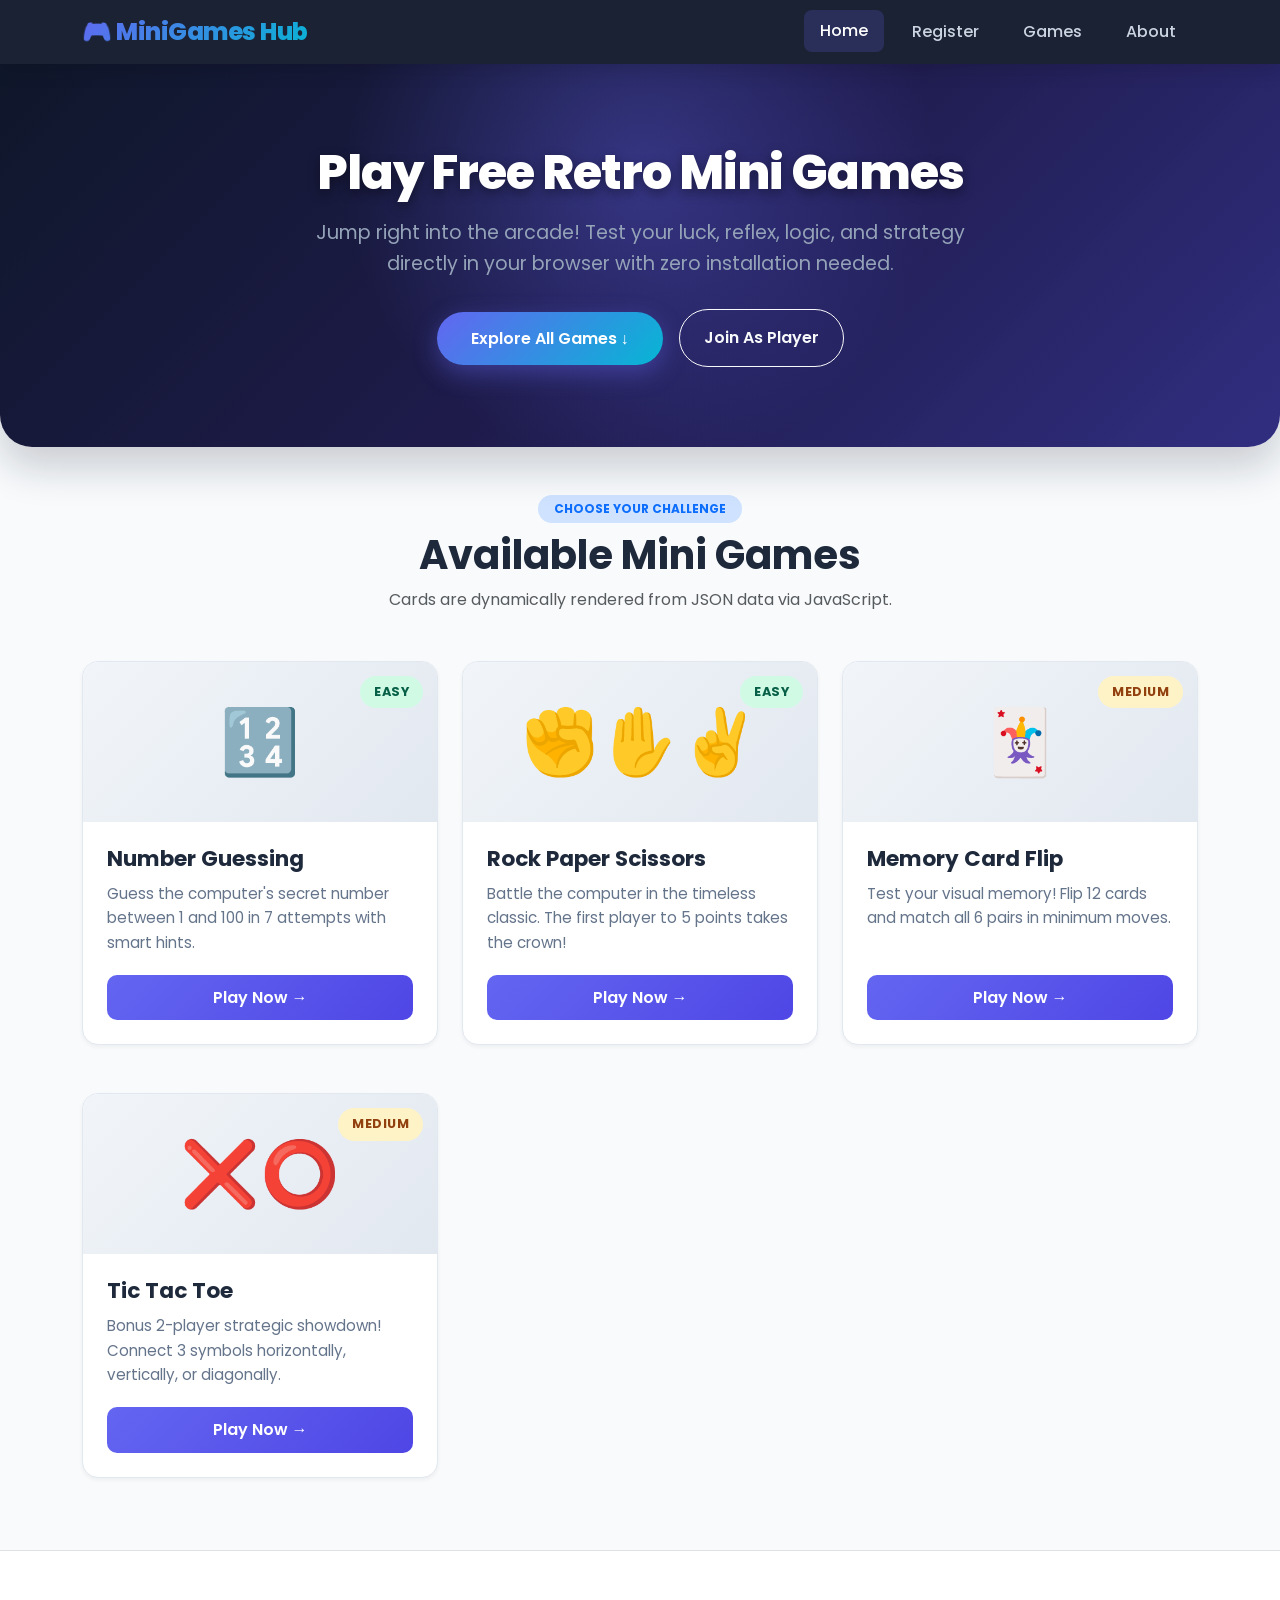
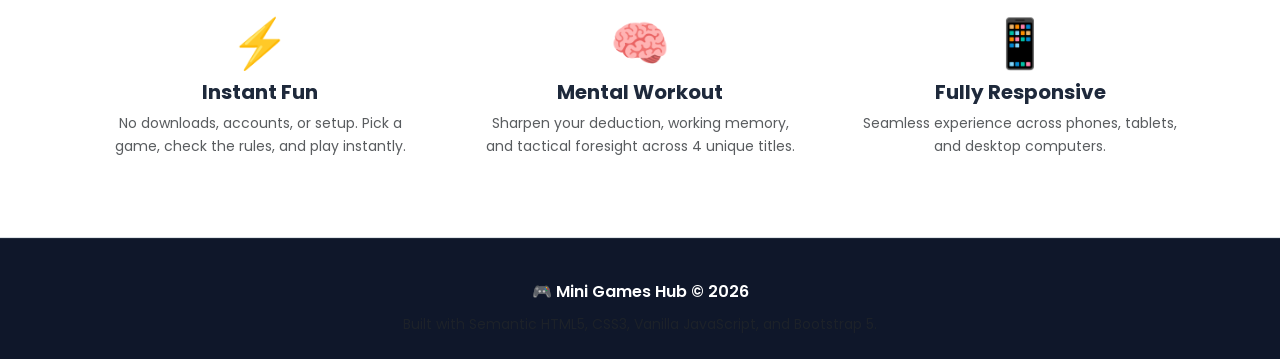
<file: index.html>
<!DOCTYPE html>
<html lang="en">

<head>
  <!-- Character Encoding & Responsive Viewport Meta Tags -->
  <meta charset="UTF-8">
  <meta name="viewport" content="width=device-width, initial-scale=1.0">
  <meta name="description"
    content="Mini Games Hub - A fun, interactive multi-page gaming hub featuring Number Guessing, Rock Paper Scissors, Memory Card Flip, and Tic Tac Toe.">
  <title>Mini Games Hub - Play Classic Browser Games</title>

  <!-- Bootstrap 5 CSS via CDN -->
  <link href="https://cdn.jsdelivr.net/npm/bootstrap@5.3.3/dist/css/bootstrap.min.css" rel="stylesheet">

  <!-- Custom Stylesheet -->
  <link rel="stylesheet" href="css/styles.css">
</head>

<body>

  <!-- ==================== HEADER & NAVBAR ==================== -->
  <header>
    <nav class="navbar navbar-expand-lg navbar-dark custom-navbar sticky-top">
      <div class="container">
        <a class="navbar-brand" href="index.html">🎮 MiniGames Hub</a>
        <button class="navbar-toggler" type="button" data-bs-toggle="collapse" data-bs-target="#navbarContent"
          aria-controls="navbarContent" aria-expanded="false" aria-label="Toggle navigation">
          <span class="navbar-toggler-icon"></span>
        </button>

        <div class="collapse navbar-collapse" id="navbarContent">
          <ul class="navbar-nav ms-auto mb-2 mb-lg-0">
            <li class="nav-item">
              <a class="nav-link active" aria-current="page" href="index.html">Home</a>
            </li>
            <li class="nav-item">
              <a class="nav-link" href="register.html">Register</a>
            </li>
            <li class="nav-item">
              <a class="nav-link" href="#games">Games</a>
            </li>
            <li class="nav-item">
              <a class="nav-link" href="about.html">About</a>
            </li>
          </ul>
        </div>
      </div>
    </nav>
  </header>

  <!-- ==================== MAIN CONTENT ==================== -->
  <main>
    <!-- HERO BANNER -->
    <section class="hero-banner">
      <div class="container position-relative">
        <h1 class="hero-title">Play Free Retro Mini Games</h1>
        <p class="hero-subtitle">
          Jump right into the arcade! Test your luck, reflex, logic, and strategy directly in your browser with zero
          installation needed.
        </p>
        <div class="d-flex justify-content-center align-items-center gap-3 flex-wrap">
          <a href="#games" class="btn-hero">Explore All Games ↓</a>
          <a href="register.html" class="btn btn-outline-light rounded-pill px-4 py-3 fw-semibold">Join As Player</a>
        </div>
      </div>
    </section>

    <!-- GAMES SECTION -->
    <section id="games" class="py-5">
      <div class="container">
        <div class="text-center mb-5">
          <span class="badge bg-primary-subtle text-primary fw-bold text-uppercase px-3 py-2 rounded-pill">Choose Your
            Challenge</span>
          <h2 class="display-6 fw-bold mt-2">Available Mini Games</h2>
          <p class="text-muted">Cards are dynamically rendered from JSON data via JavaScript.</p>
        </div>

        <!-- Dynamic Game Cards Container (Populated by js/index.js) -->
        <div class="row g-4" id="games-container">
          <!-- Game cards will be generated here by js/index.js -->
        </div>
      </div>
    </section>

    <!-- QUICK HIGHLIGHTS SECTION -->
    <section class="py-5 bg-white border-top border-bottom">
      <div class="container">
        <div class="row g-4 text-center">
          <div class="col-md-4">
            <div class="p-3">
              <div class="display-5 mb-2">⚡</div>
              <h3 class="h5 fw-bold">Instant Fun</h3>
              <p class="text-muted small">No downloads, accounts, or setup. Pick a game, check the rules, and play
                instantly.</p>
            </div>
          </div>
          <div class="col-md-4">
            <div class="p-3">
              <div class="display-5 mb-2">🧠</div>
              <h3 class="h5 fw-bold">Mental Workout</h3>
              <p class="text-muted small">Sharpen your deduction, working memory, and tactical foresight across 4 unique
                titles.</p>
            </div>
          </div>
          <div class="col-md-4">
            <div class="p-3">
              <div class="display-5 mb-2">📱</div>
              <h3 class="h5 fw-bold">Fully Responsive</h3>
              <p class="text-muted small">Seamless experience across phones, tablets, and desktop computers.</p>
            </div>
          </div>
        </div>
      </div>
    </section>
  </main>

  <!-- ==================== FOOTER ==================== -->
  <footer class="site-footer">
    <div class="container text-center">
      <p class="mb-2 fw-semibold text-white">🎮 Mini Games Hub &copy; 2026</p>
      <p class="small text-muted mb-0">Built with Semantic HTML5, CSS3, Vanilla JavaScript, and Bootstrap 5.</p>
    </div>
  </footer>

  <!-- Bootstrap 5 Bundle JS (Includes Popper) -->
  <script src="https://cdn.jsdelivr.net/npm/bootstrap@5.3.3/dist/js/bootstrap.bundle.min.js"></script>

  <!-- Home Page Script (Loads card data via JSON.parse) -->
  <script src="js/index.js"></script>
</body>

</html>
</file>
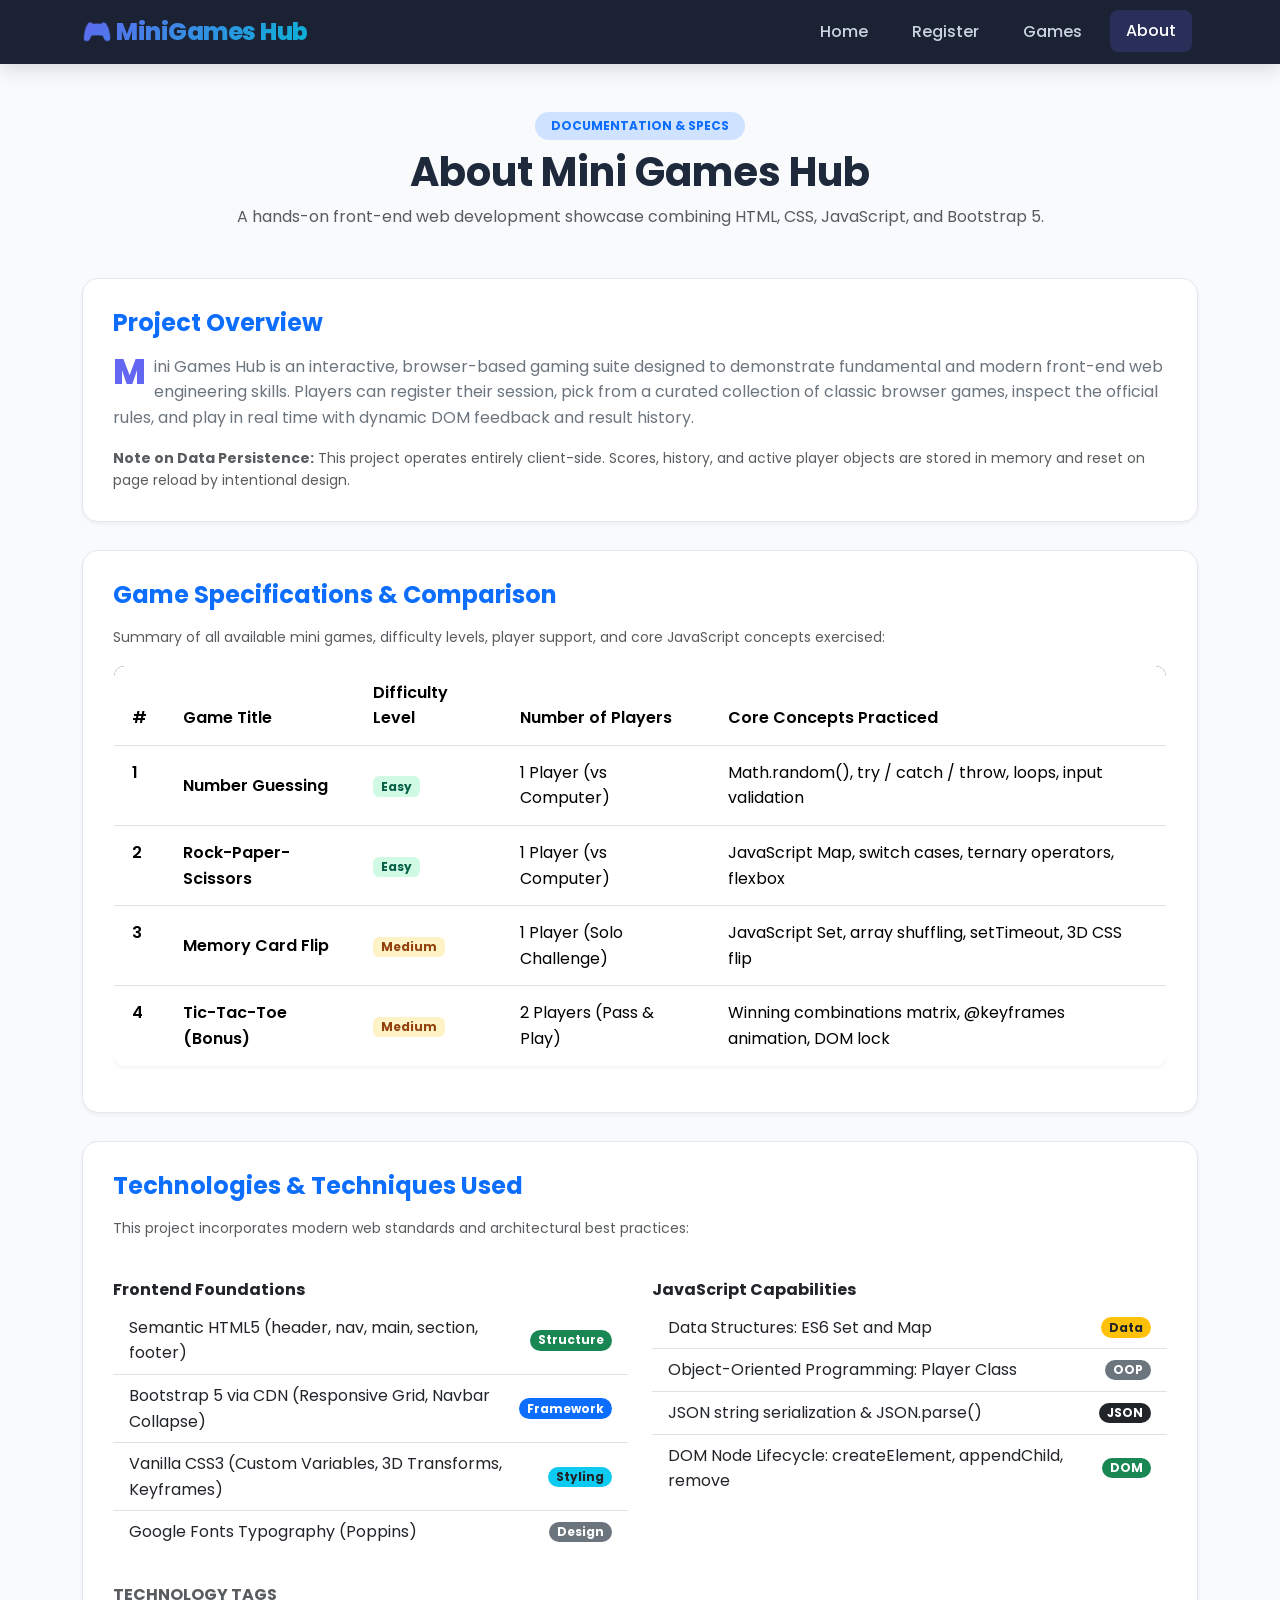
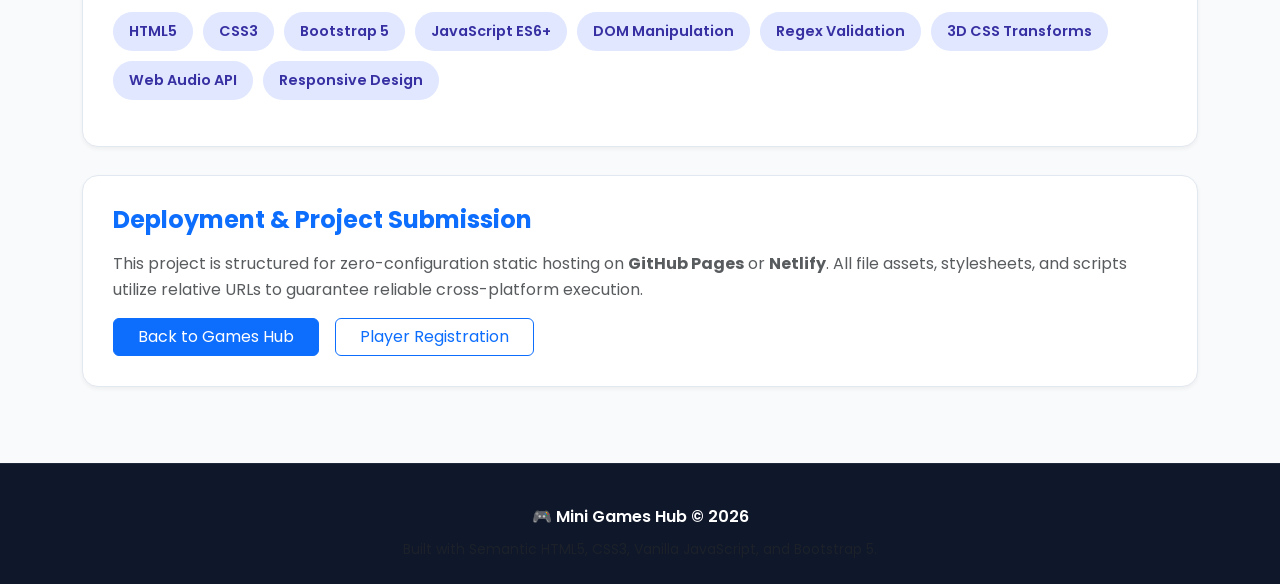
<file: about.html>
<!DOCTYPE html>
<html lang="en">
<head>
  <!-- Character Encoding & Responsive Viewport Meta Tags -->
  <meta charset="UTF-8">
  <meta name="viewport" content="width=device-width, initial-scale=1.0">
  <meta name="description" content="About Mini Games Hub - Learn about the project architecture, game levels, player counts, and web development technologies used.">
  <title>About & Tech Stack - Mini Games Hub</title>

  <!-- Bootstrap 5 CSS via CDN -->
  <link href="https://cdn.jsdelivr.net/npm/bootstrap@5.3.3/dist/css/bootstrap.min.css" rel="stylesheet">
  
  <!-- Custom Stylesheet -->
  <link rel="stylesheet" href="css/styles.css">
</head>
<body>

  <!-- ==================== HEADER & NAVBAR ==================== -->
  <header>
    <nav class="navbar navbar-expand-lg navbar-dark custom-navbar sticky-top">
      <div class="container">
        <a class="navbar-brand" href="index.html">🎮 MiniGames Hub</a>
        <button class="navbar-toggler" type="button" data-bs-toggle="collapse" data-bs-target="#navbarContent" aria-controls="navbarContent" aria-expanded="false" aria-label="Toggle navigation">
          <span class="navbar-toggler-icon"></span>
        </button>

        <div class="collapse navbar-collapse" id="navbarContent">
          <ul class="navbar-nav ms-auto mb-2 mb-lg-0">
            <li class="nav-item">
              <a class="nav-link" href="index.html">Home</a>
            </li>
            <li class="nav-item">
              <a class="nav-link" href="register.html">Register</a>
            </li>
            <li class="nav-item">
              <a class="nav-link" href="index.html#games">Games</a>
            </li>
            <li class="nav-item">
              <a class="nav-link active" aria-current="page" href="about.html">About</a>
            </li>
          </ul>
        </div>
      </div>
    </nav>
  </header>

  <!-- ==================== MAIN CONTENT ==================== -->
  <main class="py-5">
    <div class="container">
      <!-- Page Header -->
      <div class="text-center mb-5">
        <span class="badge bg-primary-subtle text-primary fw-bold text-uppercase px-3 py-2 rounded-pill">Documentation & Specs</span>
        <h1 class="display-6 fw-bold mt-2">About Mini Games Hub</h1>
        <p class="text-muted">A hands-on front-end web development showcase combining HTML, CSS, JavaScript, and Bootstrap 5.</p>
      </div>

      <!-- SECTION 1: PROJECT OVERVIEW -->
      <section class="about-card">
        <h2 class="h4 fw-bold mb-3 text-primary">Project Overview</h2>
        <p class="about-description text-secondary">
          Mini Games Hub is an interactive, browser-based gaming suite designed to demonstrate fundamental and modern front-end web engineering skills. Players can register their session, pick from a curated collection of classic browser games, inspect the official rules, and play in real time with dynamic DOM feedback and result history.
        </p>
        <p class="text-muted small mb-0">
          <strong>Note on Data Persistence:</strong> This project operates entirely client-side. Scores, history, and active player objects are stored in memory and reset on page reload by intentional design.
        </p>
      </section>

      <!-- SECTION 2: GAMES COMPARISON TABLE (Requirement: Table listing games, level, and player count) -->
      <section class="about-card">
        <h2 class="h4 fw-bold mb-3 text-primary">Game Specifications & Comparison</h2>
        <p class="text-muted small">Summary of all available mini games, difficulty levels, player support, and core JavaScript concepts exercised:</p>
        
        <div class="table-responsive">
          <table class="table table-hover table-custom border">
            <thead>
              <tr>
                <th scope="col">#</th>
                <th scope="col">Game Title</th>
                <th scope="col">Difficulty Level</th>
                <th scope="col">Number of Players</th>
                <th scope="col">Core Concepts Practiced</th>
              </tr>
            </thead>
            <tbody>
              <tr>
                <th scope="row">1</th>
                <td class="fw-semibold">Number Guessing</td>
                <td><span class="badge badge-easy">Easy</span></td>
                <td>1 Player (vs Computer)</td>
                <td>Math.random(), try / catch / throw, loops, input validation</td>
              </tr>
              <tr>
                <th scope="row">2</th>
                <td class="fw-semibold">Rock-Paper-Scissors</td>
                <td><span class="badge badge-easy">Easy</span></td>
                <td>1 Player (vs Computer)</td>
                <td>JavaScript Map, switch cases, ternary operators, flexbox</td>
              </tr>
              <tr>
                <th scope="row">3</th>
                <td class="fw-semibold">Memory Card Flip</td>
                <td><span class="badge badge-medium">Medium</span></td>
                <td>1 Player (Solo Challenge)</td>
                <td>JavaScript Set, array shuffling, setTimeout, 3D CSS flip</td>
              </tr>
              <tr>
                <th scope="row">4</th>
                <td class="fw-semibold">Tic-Tac-Toe (Bonus)</td>
                <td><span class="badge badge-medium">Medium</span></td>
                <td>2 Players (Pass & Play)</td>
                <td>Winning combinations matrix, @keyframes animation, DOM lock</td>
              </tr>
            </tbody>
          </table>
        </div>
      </section>

      <!-- SECTION 3: TECHNOLOGIES USED (Requirement: Ordered or unordered list of technologies) -->
      <section class="about-card">
        <h2 class="h4 fw-bold mb-3 text-primary">Technologies & Techniques Used</h2>
        <p class="text-muted small">This project incorporates modern web standards and architectural best practices:</p>
        
        <div class="row g-4 mt-1">
          <div class="col-md-6">
            <h3 class="h6 fw-bold text-dark">Frontend Foundations</h3>
            <ul class="list-group list-group-flush mb-3">
              <li class="list-group-item d-flex justify-content-between align-items-center">
                Semantic HTML5 (header, nav, main, section, footer)
                <span class="badge bg-success rounded-pill">Structure</span>
              </li>
              <li class="list-group-item d-flex justify-content-between align-items-center">
                Bootstrap 5 via CDN (Responsive Grid, Navbar Collapse)
                <span class="badge bg-primary rounded-pill">Framework</span>
              </li>
              <li class="list-group-item d-flex justify-content-between align-items-center">
                Vanilla CSS3 (Custom Variables, 3D Transforms, Keyframes)
                <span class="badge bg-info text-dark rounded-pill">Styling</span>
              </li>
              <li class="list-group-item d-flex justify-content-between align-items-center">
                Google Fonts Typography (Poppins)
                <span class="badge bg-secondary rounded-pill">Design</span>
              </li>
            </ul>
          </div>

          <div class="col-md-6">
            <h3 class="h6 fw-bold text-dark">JavaScript Capabilities</h3>
            <ul class="list-group list-group-flush mb-3">
              <li class="list-group-item d-flex justify-content-between align-items-center">
                Data Structures: ES6 Set and Map
                <span class="badge bg-warning text-dark rounded-pill">Data</span>
              </li>
              <li class="list-group-item d-flex justify-content-between align-items-center">
                Object-Oriented Programming: Player Class
                <span class="badge bg-secondary rounded-pill">OOP</span>
              </li>
              <li class="list-group-item d-flex justify-content-between align-items-center">
                JSON string serialization & JSON.parse()
                <span class="badge bg-dark rounded-pill">JSON</span>
              </li>
              <li class="list-group-item d-flex justify-content-between align-items-center">
                DOM Node Lifecycle: createElement, appendChild, remove
                <span class="badge bg-success rounded-pill">DOM</span>
              </li>
            </ul>
          </div>
        </div>

        <div class="mt-3">
          <h4 class="h6 fw-bold text-muted text-uppercase mb-2">Technology Tags</h4>
          <ul class="tech-badge-list">
            <li>HTML5</li>
            <li>CSS3</li>
            <li>Bootstrap 5</li>
            <li>JavaScript ES6+</li>
            <li>DOM Manipulation</li>
            <li>Regex Validation</li>
            <li>3D CSS Transforms</li>
            <li>Web Audio API</li>
            <li>Responsive Design</li>
          </ul>
        </div>
      </section>

      <!-- SECTION 4: CONTACT & DEPLOYMENT INFO -->
      <section class="about-card">
        <h2 class="h4 fw-bold mb-3 text-primary">Deployment & Project Submission</h2>
        <p class="text-muted">
          This project is structured for zero-configuration static hosting on <strong>GitHub Pages</strong> or <strong>Netlify</strong>. All file assets, stylesheets, and scripts utilize relative URLs to guarantee reliable cross-platform execution.
        </p>
        <div class="d-flex gap-3 flex-wrap">
          <a href="index.html" class="btn btn-primary px-4">Back to Games Hub</a>
          <a href="register.html" class="btn btn-outline-primary px-4">Player Registration</a>
        </div>
      </section>
    </div>
  </main>

  <!-- ==================== FOOTER ==================== -->
  <footer class="site-footer">
    <div class="container text-center">
      <p class="mb-2 fw-semibold text-white">🎮 Mini Games Hub &copy; 2026</p>
      <p class="small text-muted mb-0">Built with Semantic HTML5, CSS3, Vanilla JavaScript, and Bootstrap 5.</p>
    </div>
  </footer>

  <!-- Bootstrap 5 Bundle JS -->
  <script src="https://cdn.jsdelivr.net/npm/bootstrap@5.3.3/dist/js/bootstrap.bundle.min.js"></script>
</body>
</html>
</file>
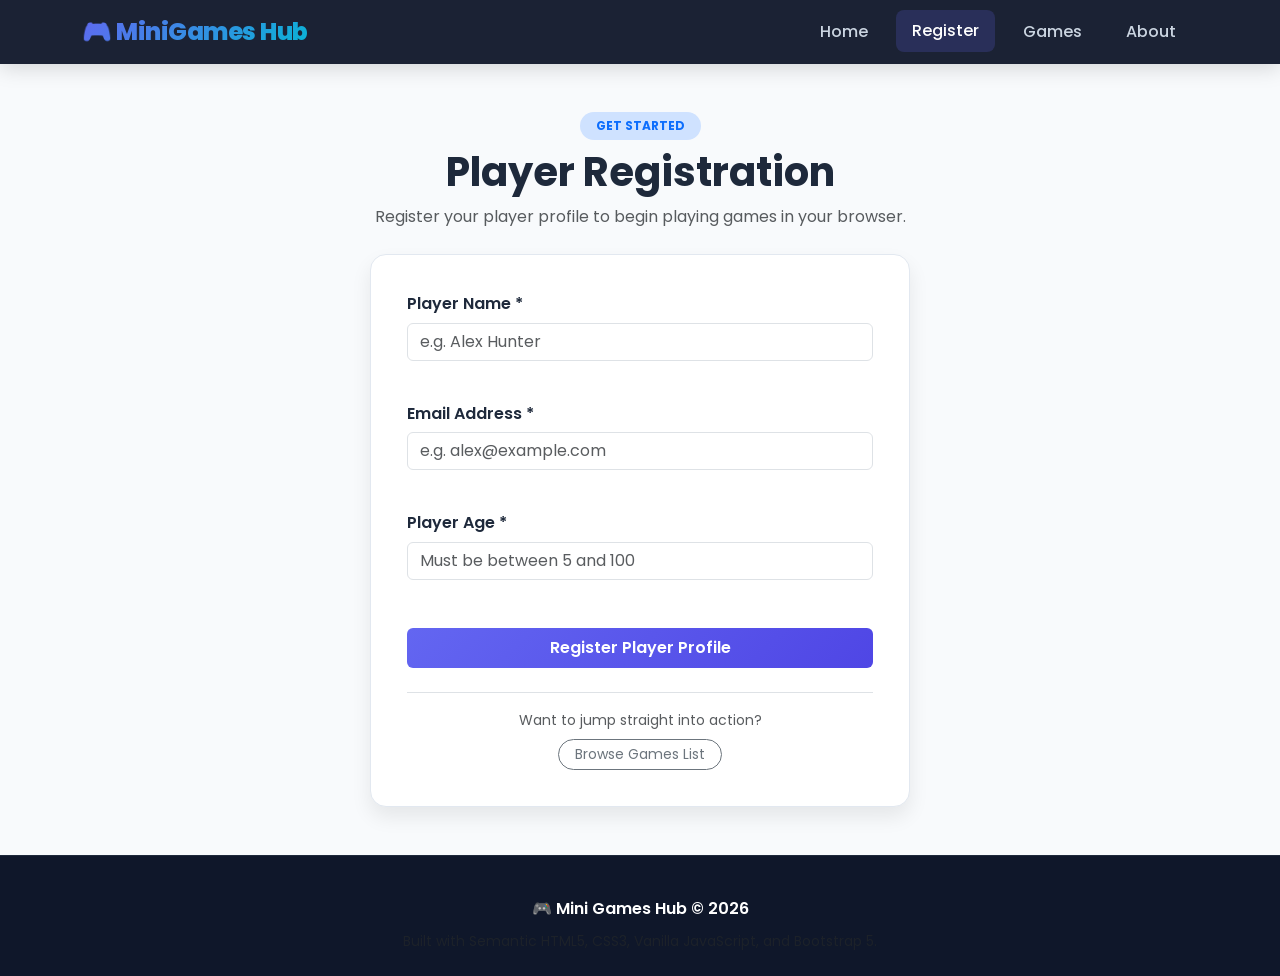
<file: register.html>
<!DOCTYPE html>
<html lang="en">
<head>
  <!-- Character Encoding & Responsive Viewport Meta Tags -->
  <meta charset="UTF-8">
  <meta name="viewport" content="width=device-width, initial-scale=1.0">
  <meta name="description" content="Player Registration for Mini Games Hub. Join now to track your game sessions and challenges.">
  <title>Player Registration - Mini Games Hub</title>

  <!-- Bootstrap 5 CSS via CDN -->
  <link href="https://cdn.jsdelivr.net/npm/bootstrap@5.3.3/dist/css/bootstrap.min.css" rel="stylesheet">
  
  <!-- Custom Stylesheet -->
  <link rel="stylesheet" href="css/styles.css">
</head>
<body>

  <!-- ==================== HEADER & NAVBAR ==================== -->
  <header>
    <nav class="navbar navbar-expand-lg navbar-dark custom-navbar sticky-top">
      <div class="container">
        <a class="navbar-brand" href="index.html">🎮 MiniGames Hub</a>
        <button class="navbar-toggler" type="button" data-bs-toggle="collapse" data-bs-target="#navbarContent" aria-controls="navbarContent" aria-expanded="false" aria-label="Toggle navigation">
          <span class="navbar-toggler-icon"></span>
        </button>

        <div class="collapse navbar-collapse" id="navbarContent">
          <ul class="navbar-nav ms-auto mb-2 mb-lg-0">
            <li class="nav-item">
              <a class="nav-link" href="index.html">Home</a>
            </li>
            <li class="nav-item">
              <a class="nav-link active" aria-current="page" href="register.html">Register</a>
            </li>
            <li class="nav-item">
              <a class="nav-link" href="index.html#games">Games</a>
            </li>
            <li class="nav-item">
              <a class="nav-link" href="about.html">About</a>
            </li>
          </ul>
        </div>
      </div>
    </nav>
  </header>

  <!-- ==================== MAIN CONTENT ==================== -->
  <main class="py-5">
    <div class="container">
      <div class="text-center mb-4">
        <span class="badge bg-primary-subtle text-primary fw-bold text-uppercase px-3 py-2 rounded-pill">Get Started</span>
        <h1 class="display-6 fw-bold mt-2">Player Registration</h1>
        <p class="text-muted">Register your player profile to begin playing games in your browser.</p>
      </div>

      <!-- Registration Form Card -->
      <section class="form-card">
        <!-- Form validated by js/register.js -->
        <form id="register-form" novalidate>
          <!-- 1. NAME FIELD -->
          <div class="mb-3">
            <label for="player-name" class="form-label">Player Name *</label>
            <input 
              type="text" 
              class="form-control" 
              id="player-name" 
              placeholder="e.g. Alex Hunter" 
              autocomplete="name"
            >
            <div id="name-error" class="error-message"></div>
          </div>

          <!-- 2. EMAIL FIELD -->
          <div class="mb-3">
            <label for="player-email" class="form-label">Email Address *</label>
            <input 
              type="email" 
              class="form-control" 
              id="player-email" 
              placeholder="e.g. alex@example.com" 
              autocomplete="email"
            >
            <div id="email-error" class="error-message"></div>
          </div>

          <!-- 3. AGE FIELD -->
          <div class="mb-4">
            <label for="player-age" class="form-label">Player Age *</label>
            <input 
              type="number" 
              class="form-control" 
              id="player-age" 
              placeholder="Must be between 5 and 100" 
              min="5" 
              max="100"
            >
            <div id="age-error" class="error-message"></div>
          </div>

          <!-- SUBMIT BUTTON -->
          <button type="submit" class="btn btn-primary w-100 py-2 fw-semibold" id="submit-btn" style="background: linear-gradient(135deg, #6366f1, #4f46e5); border: none;">
            Register Player Profile
          </button>
        </form>

        <!-- DOM WELCOME BANNER (Populated by js/register.js upon valid submission) -->
        <div id="welcome-banner" class="success-banner mt-4"></div>
        <div id="player-profile-box" style="display: none;"></div>

        <!-- Quick navigation to games -->
        <div class="text-center mt-4 pt-3 border-top">
          <p class="text-muted small mb-2">Want to jump straight into action?</p>
          <a href="index.html#games" class="btn btn-outline-secondary btn-sm rounded-pill px-3">Browse Games List</a>
        </div>
      </section>
    </div>
  </main>

  <!-- ==================== FOOTER ==================== -->
  <footer class="site-footer">
    <div class="container text-center">
      <p class="mb-2 fw-semibold text-white">🎮 Mini Games Hub &copy; 2026</p>
      <p class="small text-muted mb-0">Built with Semantic HTML5, CSS3, Vanilla JavaScript, and Bootstrap 5.</p>
    </div>
  </footer>

  <!-- Bootstrap 5 Bundle JS -->
  <script src="https://cdn.jsdelivr.net/npm/bootstrap@5.3.3/dist/js/bootstrap.bundle.min.js"></script>

  <!-- Registration Script -->
  <script src="js/register.js"></script>
</body>
</html>
</file>
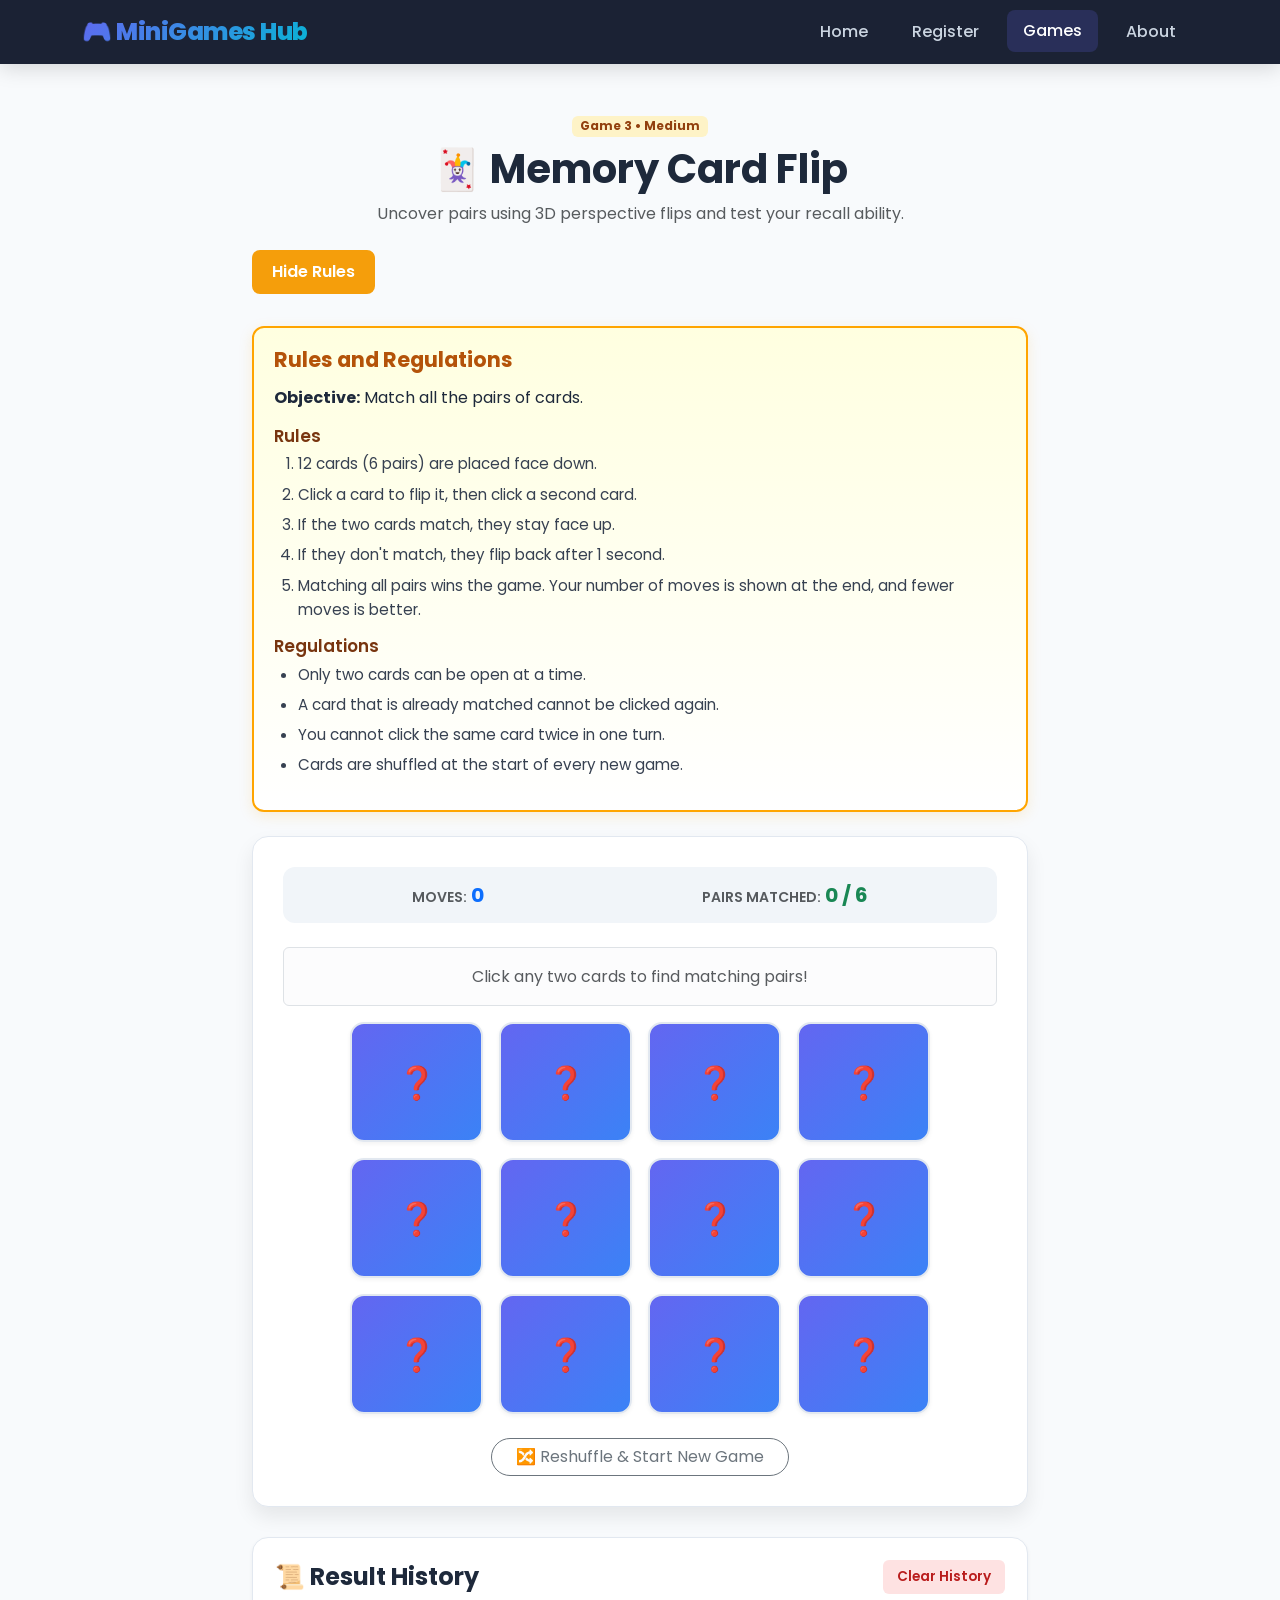
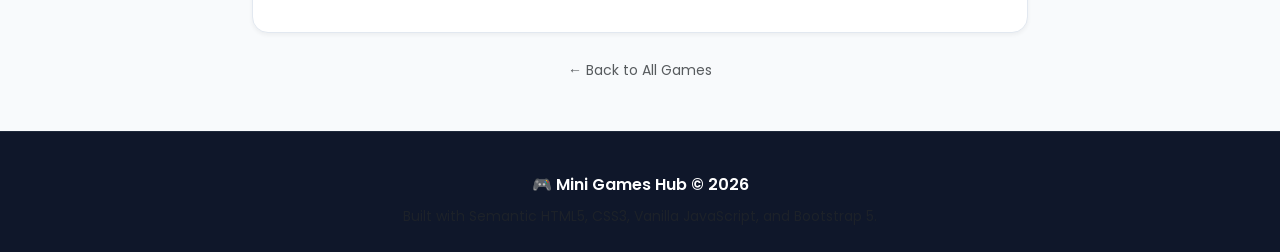
<file: games/memory-game.html>
<!DOCTYPE html>
<html lang="en">
<head>
  <!-- Character Encoding & Responsive Viewport Meta Tags -->
  <meta charset="UTF-8">
  <meta name="viewport" content="width=device-width, initial-scale=1.0">
  <meta name="description" content="Test your brain and concentration with the 3D Memory Card Flip game. Match 6 pairs in the fewest moves!">
  <title>Memory Card Flip - Mini Games Hub</title>

  <!-- Bootstrap 5 CSS via CDN -->
  <link href="https://cdn.jsdelivr.net/npm/bootstrap@5.3.3/dist/css/bootstrap.min.css" rel="stylesheet">
  
  <!-- Custom Stylesheet (Relative path from games/ folder) -->
  <link rel="stylesheet" href="../css/styles.css">
</head>
<body>

  <!-- ==================== 1. NAVBAR (Consistent across all pages) ==================== -->
  <header>
    <nav class="navbar navbar-expand-lg navbar-dark custom-navbar sticky-top">
      <div class="container">
        <a class="navbar-brand" href="../index.html">🎮 MiniGames Hub</a>
        <button class="navbar-toggler" type="button" data-bs-toggle="collapse" data-bs-target="#navbarContent" aria-controls="navbarContent" aria-expanded="false" aria-label="Toggle navigation">
          <span class="navbar-toggler-icon"></span>
        </button>

        <div class="collapse navbar-collapse" id="navbarContent">
          <ul class="navbar-nav ms-auto mb-2 mb-lg-0">
            <li class="nav-item">
              <a class="nav-link" href="../index.html">Home</a>
            </li>
            <li class="nav-item">
              <a class="nav-link" href="../register.html">Register</a>
            </li>
            <li class="nav-item">
              <a class="nav-link active" aria-current="page" href="../index.html#games">Games</a>
            </li>
            <li class="nav-item">
              <a class="nav-link" href="../about.html">About</a>
            </li>
          </ul>
        </div>
      </div>
    </nav>
  </header>

  <!-- ==================== MAIN CONTENT ==================== -->
  <main class="py-5">
    <div class="container" style="max-width: 800px;">
      
      <!-- 2. GAME TITLE -->
      <div class="game-header">
        <span class="badge badge-medium mb-2">Game 3 &bull; Medium</span>
        <h1 class="display-6 fw-bold">🃏 Memory Card Flip</h1>
        <p class="text-muted">Uncover pairs using 3D perspective flips and test your recall ability.</p>
      </div>

      <!-- 3. RULES AND REGULATIONS BOX (With Hide / Show button) -->
      <div class="mb-4 text-start">
        <button onclick="toggleRules()" id="rules-btn" class="rules-toggle-btn">
          Hide Rules
        </button>

        <div id="rules-box" class="rules-box">
          <h3>Rules and Regulations</h3>
          <p><b>Objective:</b> Match all the pairs of cards.</p>
          <h4>Rules</h4>
          <ol>
            <li>12 cards (6 pairs) are placed face down.</li>
            <li>Click a card to flip it, then click a second card.</li>
            <li>If the two cards match, they stay face up.</li>
            <li>If they don't match, they flip back after 1 second.</li>
            <li>Matching all pairs wins the game. Your number of moves is shown at the end, and fewer moves is better.</li>
          </ol>
          <h4>Regulations</h4>
          <ul>
            <li>Only two cards can be open at a time.</li>
            <li>A card that is already matched cannot be clicked again.</li>
            <li>You cannot click the same card twice in one turn.</li>
            <li>Cards are shuffled at the start of every new game.</li>
          </ul>
        </div>
      </div>

      <!-- 4. GAME PLAY AREA -->
      <section class="game-play-area">
        <!-- Stats Tracker Bar -->
        <div class="memory-stats">
          <div>
            <span class="text-muted small text-uppercase">Moves:</span> 
            <span id="moves-counter" class="text-primary fw-bold fs-5">0</span>
          </div>
          <div>
            <span class="text-muted small text-uppercase">Pairs Matched:</span> 
            <span id="matched-counter" class="text-success fw-bold fs-5">0 / 6</span>
          </div>
        </div>

        <!-- Feedback Alert Banner -->
        <div id="memory-status" class="alert alert-light text-muted border text-center mb-4">
          Click any two cards to find matching pairs!
        </div>

        <!-- 3D Flip CSS Grid Container (Rendered by js/memory-game.js) -->
        <div class="memory-grid" id="memory-grid">
          <!-- 12 cards generated by JavaScript with preserve-3d and rotateY -->
        </div>

        <!-- Reset Button -->
        <div class="text-center mt-3">
          <button id="reset-game-btn" class="btn btn-outline-secondary px-4 rounded-pill">
            🔀 Reshuffle & Start New Game
          </button>
        </div>
      </section>

      <!-- 5. RESULT HISTORY (Requirement: Section 6 built with the DOM) -->
      <section class="history-container">
        <div class="history-header">
          <h4>📜 Result History</h4>
          <button onclick="clearHistory()" class="btn-clear-history">
            Clear History
          </button>
        </div>
        <ul id="history-list" class="history-list">
          <!-- Rounds will be recorded here dynamically by addResult() -->
        </ul>
      </section>

      <!-- Back Link -->
      <div class="text-center mt-4">
        <a href="../index.html#games" class="text-decoration-none text-muted small">← Back to All Games</a>
      </div>

    </div>
  </main>

  <!-- ==================== FOOTER ==================== -->
  <footer class="site-footer">
    <div class="container text-center">
      <p class="mb-2 fw-semibold text-white">🎮 Mini Games Hub &copy; 2026</p>
      <p class="small text-muted mb-0">Built with Semantic HTML5, CSS3, Vanilla JavaScript, and Bootstrap 5.</p>
    </div>
  </footer>

  <!-- Bootstrap 5 Bundle JS -->
  <script src="https://cdn.jsdelivr.net/npm/bootstrap@5.3.3/dist/js/bootstrap.bundle.min.js"></script>

  <!-- Scripts: common.js MUST be loaded first, then the game's script -->
  <script src="../js/common.js"></script>
  <script src="../js/memory-game.js"></script>
</body>
</html>
</file>
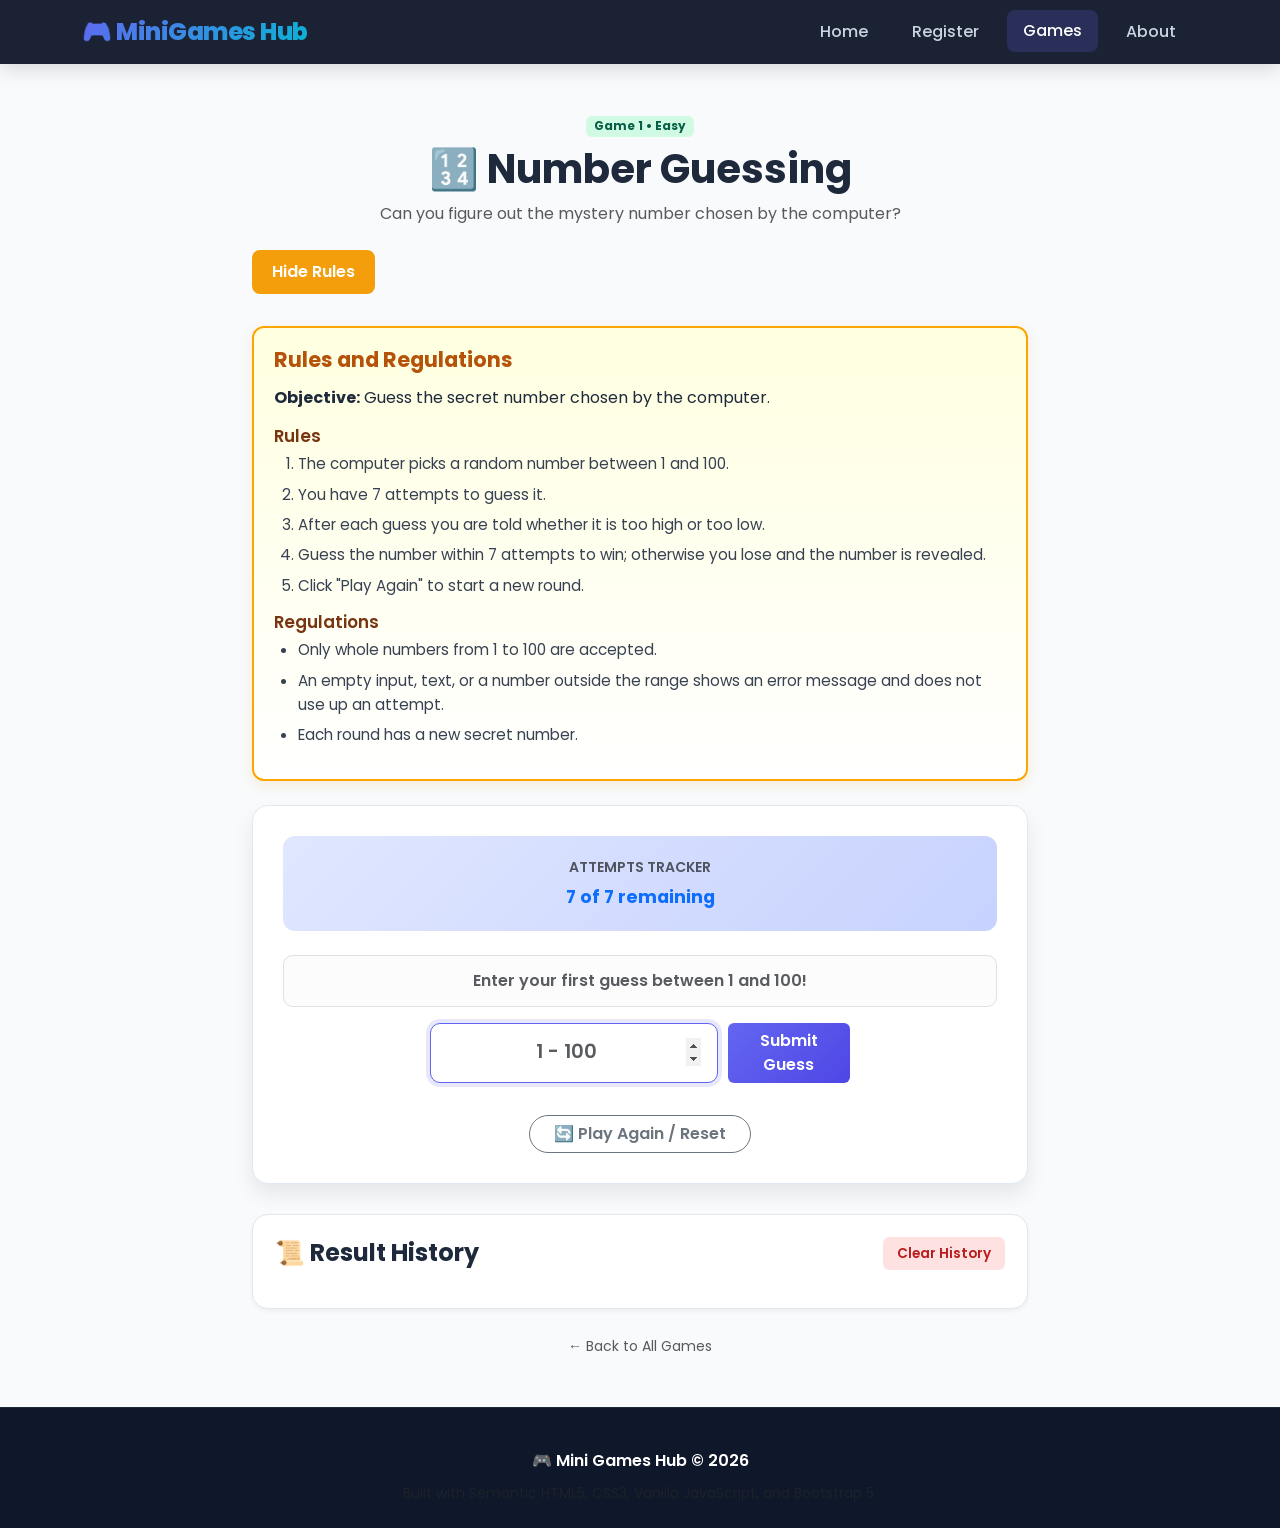
<file: games/number-guessing.html>
<!DOCTYPE html>
<html lang="en">
<head>
  <!-- Character Encoding & Responsive Viewport Meta Tags -->
  <meta charset="UTF-8">
  <meta name="viewport" content="width=device-width, initial-scale=1.0">
  <meta name="description" content="Play Number Guessing - Guess the computer's secret number between 1 and 100 with 7 attempts.">
  <title>Number Guessing - Mini Games Hub</title>

  <!-- Bootstrap 5 CSS via CDN -->
  <link href="https://cdn.jsdelivr.net/npm/bootstrap@5.3.3/dist/css/bootstrap.min.css" rel="stylesheet">
  
  <!-- Custom Stylesheet (Relative path from games/ folder) -->
  <link rel="stylesheet" href="../css/styles.css">
</head>
<body>

  <!-- ==================== 1. NAVBAR (Consistent across all pages) ==================== -->
  <header>
    <nav class="navbar navbar-expand-lg navbar-dark custom-navbar sticky-top">
      <div class="container">
        <a class="navbar-brand" href="../index.html">🎮 MiniGames Hub</a>
        <button class="navbar-toggler" type="button" data-bs-toggle="collapse" data-bs-target="#navbarContent" aria-controls="navbarContent" aria-expanded="false" aria-label="Toggle navigation">
          <span class="navbar-toggler-icon"></span>
        </button>

        <div class="collapse navbar-collapse" id="navbarContent">
          <ul class="navbar-nav ms-auto mb-2 mb-lg-0">
            <li class="nav-item">
              <a class="nav-link" href="../index.html">Home</a>
            </li>
            <li class="nav-item">
              <a class="nav-link" href="../register.html">Register</a>
            </li>
            <li class="nav-item">
              <a class="nav-link active" aria-current="page" href="../index.html#games">Games</a>
            </li>
            <li class="nav-item">
              <a class="nav-link" href="../about.html">About</a>
            </li>
          </ul>
        </div>
      </div>
    </nav>
  </header>

  <!-- ==================== MAIN CONTENT ==================== -->
  <main class="py-5">
    <div class="container" style="max-width: 800px;">
      
      <!-- 2. GAME TITLE -->
      <div class="game-header">
        <span class="badge badge-easy mb-2">Game 1 &bull; Easy</span>
        <h1 class="display-6 fw-bold">🔢 Number Guessing</h1>
        <p class="text-muted">Can you figure out the mystery number chosen by the computer?</p>
      </div>

      <!-- 3. RULES AND REGULATIONS BOX (With Hide / Show button) -->
      <div class="mb-4 text-start">
        <button onclick="toggleRules()" id="rules-btn" class="rules-toggle-btn">
          Hide Rules
        </button>

        <div id="rules-box" class="rules-box">
          <h3>Rules and Regulations</h3>
          <p><b>Objective:</b> Guess the secret number chosen by the computer.</p>
          <h4>Rules</h4>
          <ol>
            <li>The computer picks a random number between 1 and 100.</li>
            <li>You have 7 attempts to guess it.</li>
            <li>After each guess you are told whether it is too high or too low.</li>
            <li>Guess the number within 7 attempts to win; otherwise you lose and the number is revealed.</li>
            <li>Click "Play Again" to start a new round.</li>
          </ol>
          <h4>Regulations</h4>
          <ul>
            <li>Only whole numbers from 1 to 100 are accepted.</li>
            <li>An empty input, text, or a number outside the range shows an error message and does not use up an attempt.</li>
            <li>Each round has a new secret number.</li>
          </ul>
        </div>
      </div>

      <!-- 4. GAME PLAY AREA -->
      <section class="game-play-area text-center">
        <!-- Attempts Status Display -->
        <div class="guess-display">
          <div class="text-muted small text-uppercase fw-semibold mb-1">Attempts Tracker</div>
          <div id="attempts-badge" class="attempts-badge text-primary">7 of 7 remaining</div>
        </div>

        <!-- Feedback Alert Container -->
        <div id="feedback-box" class="feedback-alert alert alert-light text-muted border">
          Enter your first guess between 1 and 100!
        </div>

        <!-- Guess Input Controls -->
        <div class="guess-input-group">
          <input 
            type="number" 
            id="guess-input" 
            class="form-control form-control-lg" 
            placeholder="1 - 100" 
            min="1" 
            max="100" 
            autocomplete="off"
          >
          <button id="guess-btn" class="btn btn-primary px-4 fw-semibold" style="background: linear-gradient(135deg, #6366f1, #4f46e5); border: none;">
            Submit Guess
          </button>
        </div>

        <div class="mt-4 pt-2">
          <button id="play-again-btn" class="btn btn-outline-secondary px-4 rounded-pill fw-semibold">
            🔄 Play Again / Reset
          </button>
        </div>
      </section>

      <!-- 5. RESULT HISTORY (Requirement: Section 6 built with the DOM) -->
      <section class="history-container">
        <div class="history-header">
          <h4>📜 Result History</h4>
          <button onclick="clearHistory()" class="btn-clear-history">
            Clear History
          </button>
        </div>
        <ul id="history-list" class="history-list">
          <!-- Rounds will be recorded here dynamically by addResult() -->
        </ul>
      </section>

      <!-- Back Link -->
      <div class="text-center mt-4">
        <a href="../index.html#games" class="text-decoration-none text-muted small">← Back to All Games</a>
      </div>

    </div>
  </main>

  <!-- ==================== FOOTER ==================== -->
  <footer class="site-footer">
    <div class="container text-center">
      <p class="mb-2 fw-semibold text-white">🎮 Mini Games Hub &copy; 2026</p>
      <p class="small text-muted mb-0">Built with Semantic HTML5, CSS3, Vanilla JavaScript, and Bootstrap 5.</p>
    </div>
  </footer>

  <!-- Bootstrap 5 Bundle JS -->
  <script src="https://cdn.jsdelivr.net/npm/bootstrap@5.3.3/dist/js/bootstrap.bundle.min.js"></script>

  <!-- Scripts: common.js MUST be loaded first, then the game's script -->
  <script src="../js/common.js"></script>
  <script src="../js/number-guessing.js"></script>
</body>
</html>
</file>
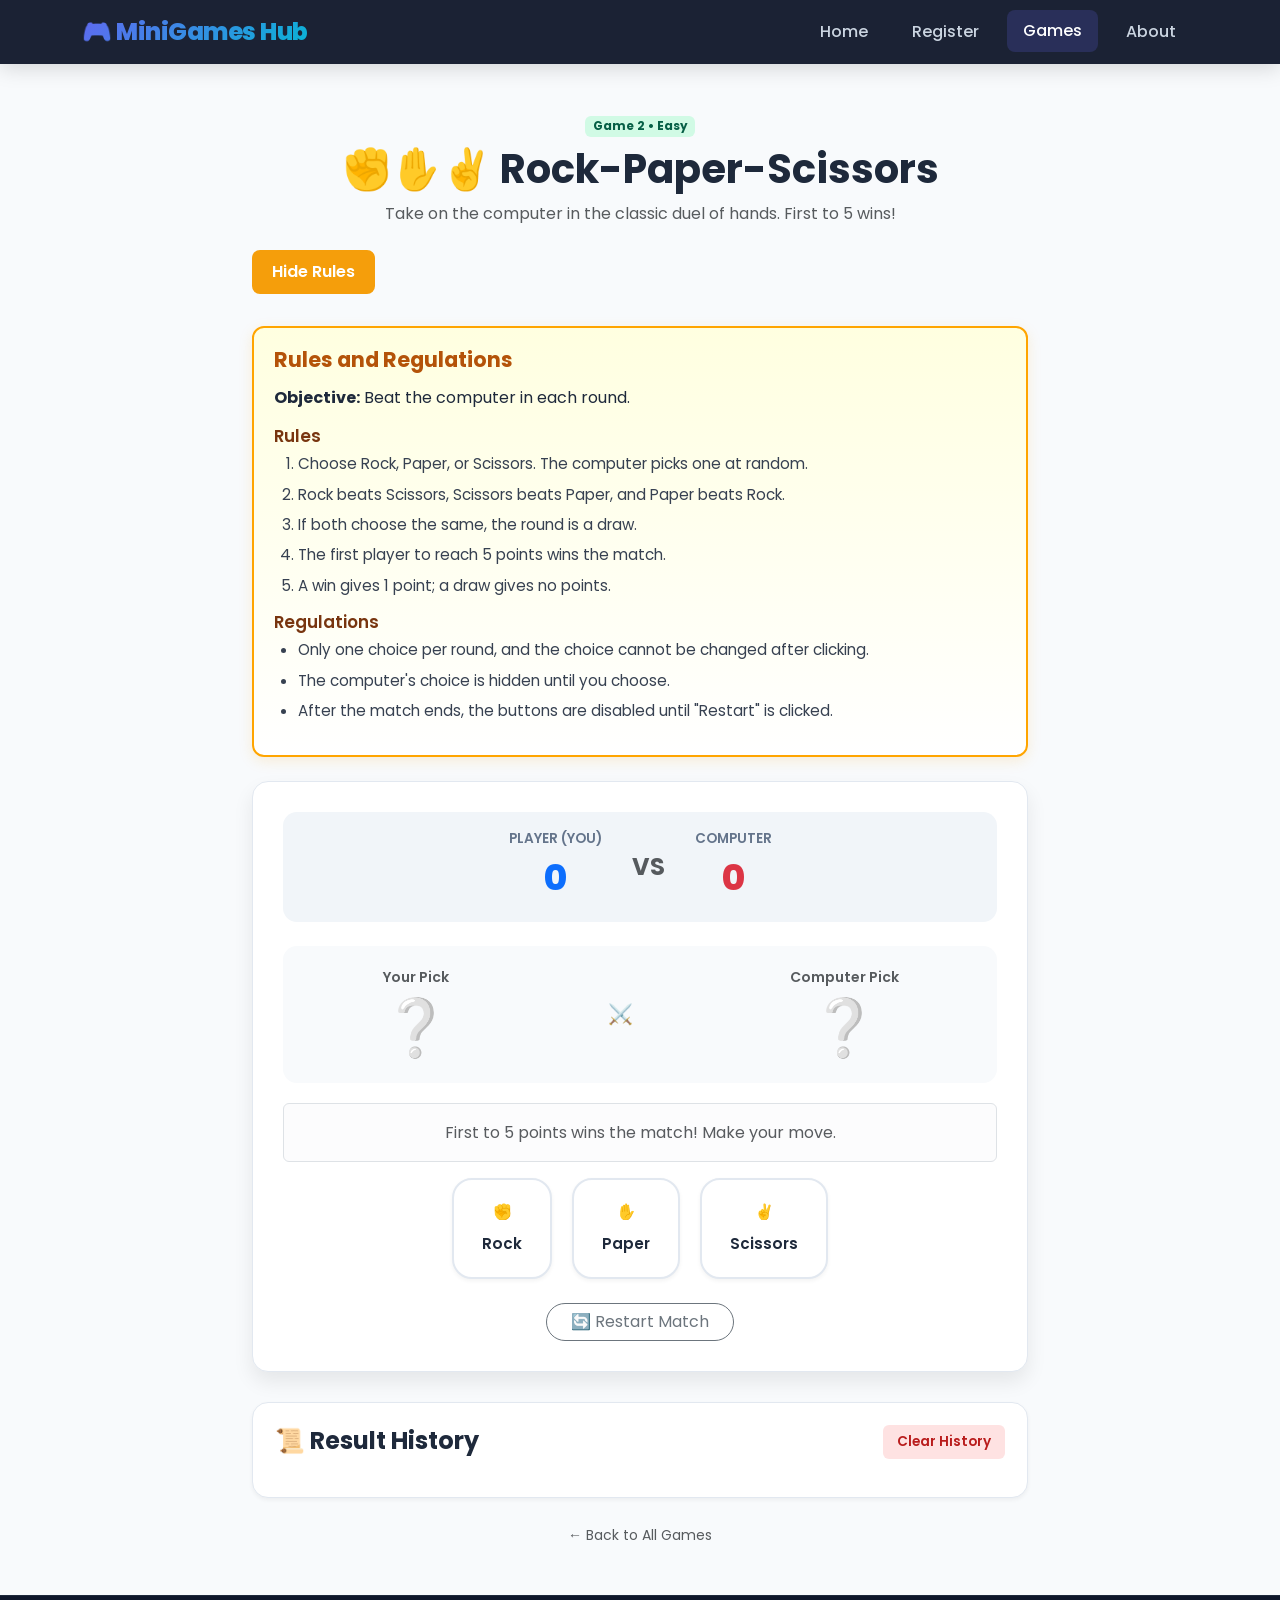
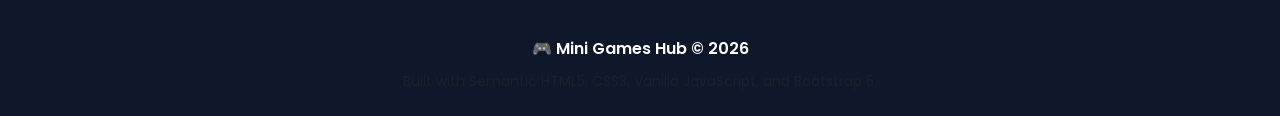
<file: games/rock-paper-scissors.html>
<!DOCTYPE html>
<html lang="en">
<head>
  <!-- Character Encoding & Responsive Viewport Meta Tags -->
  <meta charset="UTF-8">
  <meta name="viewport" content="width=device-width, initial-scale=1.0">
  <meta name="description" content="Play Rock-Paper-Scissors against the computer. First to score 5 points wins the match!">
  <title>Rock-Paper-Scissors - Mini Games Hub</title>

  <!-- Bootstrap 5 CSS via CDN -->
  <link href="https://cdn.jsdelivr.net/npm/bootstrap@5.3.3/dist/css/bootstrap.min.css" rel="stylesheet">
  
  <!-- Custom Stylesheet (Relative path from games/ folder) -->
  <link rel="stylesheet" href="../css/styles.css">
</head>
<body>

  <!-- ==================== 1. NAVBAR (Consistent on all pages) ==================== -->
  <header>
    <nav class="navbar navbar-expand-lg navbar-dark custom-navbar sticky-top">
      <div class="container">
        <a class="navbar-brand" href="../index.html">🎮 MiniGames Hub</a>
        <button class="navbar-toggler" type="button" data-bs-toggle="collapse" data-bs-target="#navbarContent" aria-controls="navbarContent" aria-expanded="false" aria-label="Toggle navigation">
          <span class="navbar-toggler-icon"></span>
        </button>

        <div class="collapse navbar-collapse" id="navbarContent">
          <ul class="navbar-nav ms-auto mb-2 mb-lg-0">
            <li class="nav-item">
              <a class="nav-link" href="../index.html">Home</a>
            </li>
            <li class="nav-item">
              <a class="nav-link" href="../register.html">Register</a>
            </li>
            <li class="nav-item">
              <a class="nav-link active" aria-current="page" href="../index.html#games">Games</a>
            </li>
            <li class="nav-item">
              <a class="nav-link" href="../about.html">About</a>
            </li>
          </ul>
        </div>
      </div>
    </nav>
  </header>

  <!-- ==================== MAIN CONTENT ==================== -->
  <main class="py-5">
    <div class="container" style="max-width: 800px;">
      
      <!-- 2. GAME TITLE -->
      <div class="game-header">
        <span class="badge badge-easy mb-2">Game 2 &bull; Easy</span>
        <h1 class="display-6 fw-bold">✊✋✌️ Rock-Paper-Scissors</h1>
        <p class="text-muted">Take on the computer in the classic duel of hands. First to 5 wins!</p>
      </div>

      <!-- 3. RULES AND REGULATIONS BOX (With Hide / Show button) -->
      <div class="mb-4 text-start">
        <button onclick="toggleRules()" id="rules-btn" class="rules-toggle-btn">
          Hide Rules
        </button>

        <div id="rules-box" class="rules-box">
          <h3>Rules and Regulations</h3>
          <p><b>Objective:</b> Beat the computer in each round.</p>
          <h4>Rules</h4>
          <ol>
            <li>Choose Rock, Paper, or Scissors. The computer picks one at random.</li>
            <li>Rock beats Scissors, Scissors beats Paper, and Paper beats Rock.</li>
            <li>If both choose the same, the round is a draw.</li>
            <li>The first player to reach 5 points wins the match.</li>
            <li>A win gives 1 point; a draw gives no points.</li>
          </ol>
          <h4>Regulations</h4>
          <ul>
            <li>Only one choice per round, and the choice cannot be changed after clicking.</li>
            <li>The computer's choice is hidden until you choose.</li>
            <li>After the match ends, the buttons are disabled until "Restart" is clicked.</li>
          </ul>
        </div>
      </div>

      <!-- 4. GAME PLAY AREA -->
      <section class="game-play-area">
        <!-- Scoreboard (Flexbox) -->
        <div class="rps-scoreboard">
          <div class="score-box">
            <div class="score-label">Player (You)</div>
            <div class="score-val text-primary" id="player-score">0</div>
          </div>
          <div class="fw-bold fs-4 text-muted">VS</div>
          <div class="score-box">
            <div class="score-label">Computer</div>
            <div class="score-val text-danger" id="computer-score">0</div>
          </div>
        </div>

        <!-- Arena Face-Off Visual -->
        <div class="rps-arena">
          <div class="arena-fighter">
            <div class="small text-muted fw-semibold mb-1">Your Pick</div>
            <div class="arena-icon" id="player-fighter">❔</div>
          </div>
          <div class="fs-5 fw-bold text-muted">⚔️</div>
          <div class="arena-fighter">
            <div class="small text-muted fw-semibold mb-1">Computer Pick</div>
            <div class="arena-icon" id="computer-fighter">❔</div>
          </div>
        </div>

        <!-- Round Result Feedback -->
        <div id="round-result" class="alert alert-light text-muted border text-center">
          First to 5 points wins the match! Make your move.
        </div>

        <!-- Choices Buttons (Flexbox & Hover Transform) -->
        <div class="rps-choices">
          <button class="rps-btn" data-choice="rock" title="Rock">
            <span>✊</span>
            <span>Rock</span>
          </button>
          <button class="rps-btn" data-choice="paper" title="Paper">
            <span>✋</span>
            <span>Paper</span>
          </button>
          <button class="rps-btn" data-choice="scissors" title="Scissors">
            <span>✌️</span>
            <span>Scissors</span>
          </button>
        </div>

        <!-- Restart Match Button -->
        <div class="text-center mt-3">
          <button id="restart-btn" class="btn btn-outline-secondary px-4 rounded-pill">
            🔄 Restart Match
          </button>
        </div>
      </section>

      <!-- 5. RESULT HISTORY (Requirement: Section 6 built with the DOM) -->
      <section class="history-container">
        <div class="history-header">
          <h4>📜 Result History</h4>
          <button onclick="clearHistory()" class="btn-clear-history">
            Clear History
          </button>
        </div>
        <ul id="history-list" class="history-list">
          <!-- Rounds will be recorded here dynamically by addResult() -->
        </ul>
      </section>

      <!-- Back Link -->
      <div class="text-center mt-4">
        <a href="../index.html#games" class="text-decoration-none text-muted small">← Back to All Games</a>
      </div>

    </div>
  </main>

  <!-- ==================== FOOTER ==================== -->
  <footer class="site-footer">
    <div class="container text-center">
      <p class="mb-2 fw-semibold text-white">🎮 Mini Games Hub &copy; 2026</p>
      <p class="small text-muted mb-0">Built with Semantic HTML5, CSS3, Vanilla JavaScript, and Bootstrap 5.</p>
    </div>
  </footer>

  <!-- Bootstrap 5 Bundle JS -->
  <script src="https://cdn.jsdelivr.net/npm/bootstrap@5.3.3/dist/js/bootstrap.bundle.min.js"></script>

  <!-- Scripts: common.js MUST be loaded first, then the game's script -->
  <script src="../js/common.js"></script>
  <script src="../js/rock-paper-scissors.js"></script>
</body>
</html>
</file>
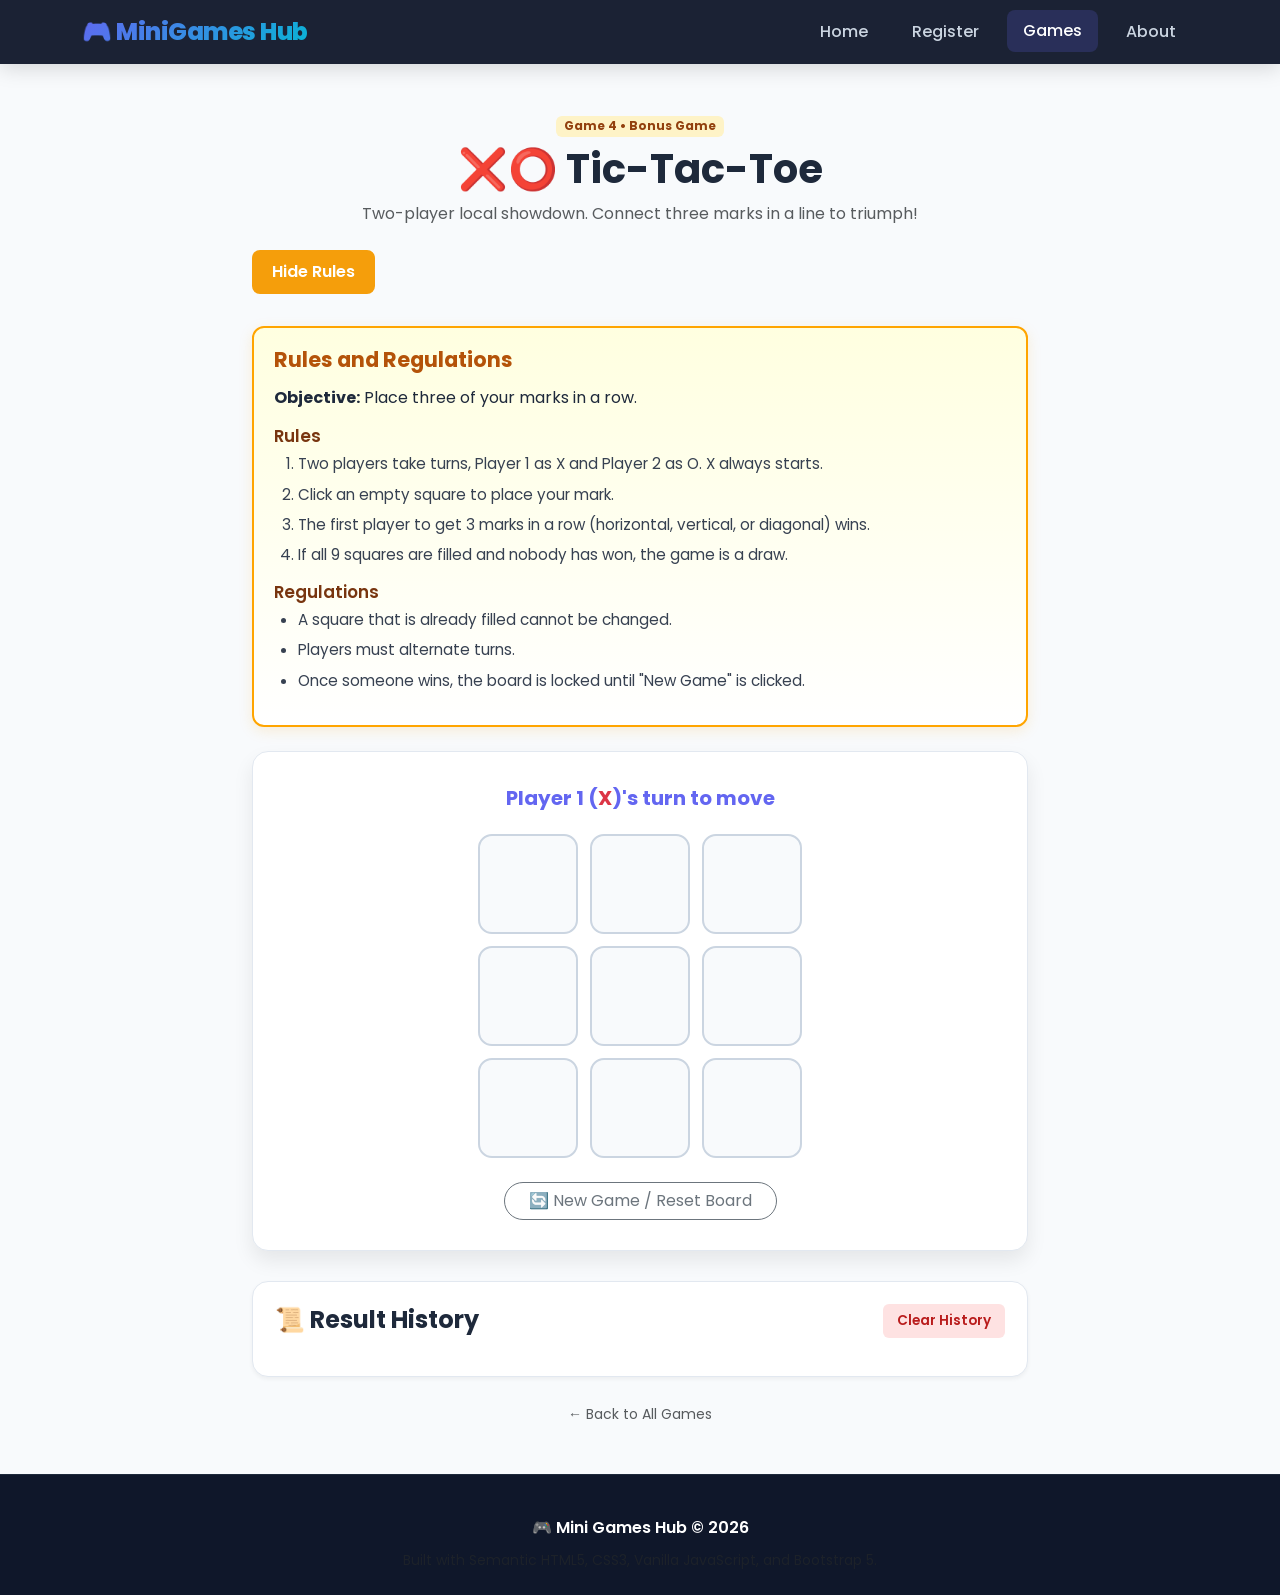
<file: games/tic-tac-toe.html>
<!DOCTYPE html>
<html lang="en">
<head>
  <!-- Character Encoding & Responsive Viewport Meta Tags -->
  <meta charset="UTF-8">
  <meta name="viewport" content="width=device-width, initial-scale=1.0">
  <meta name="description" content="Play classic 2-player Tic-Tac-Toe. Align 3 symbols horizontally, vertically, or diagonally to win.">
  <title>Tic-Tac-Toe - Mini Games Hub</title>

  <!-- Bootstrap 5 CSS via CDN -->
  <link href="https://cdn.jsdelivr.net/npm/bootstrap@5.3.3/dist/css/bootstrap.min.css" rel="stylesheet">
  
  <!-- Custom Stylesheet (Relative path from games/ folder) -->
  <link rel="stylesheet" href="../css/styles.css">
</head>
<body>

  <!-- ==================== 1. NAVBAR (Consistent on all pages) ==================== -->
  <header>
    <nav class="navbar navbar-expand-lg navbar-dark custom-navbar sticky-top">
      <div class="container">
        <a class="navbar-brand" href="../index.html">🎮 MiniGames Hub</a>
        <button class="navbar-toggler" type="button" data-bs-toggle="collapse" data-bs-target="#navbarContent" aria-controls="navbarContent" aria-expanded="false" aria-label="Toggle navigation">
          <span class="navbar-toggler-icon"></span>
        </button>

        <div class="collapse navbar-collapse" id="navbarContent">
          <ul class="navbar-nav ms-auto mb-2 mb-lg-0">
            <li class="nav-item">
              <a class="nav-link" href="../index.html">Home</a>
            </li>
            <li class="nav-item">
              <a class="nav-link" href="../register.html">Register</a>
            </li>
            <li class="nav-item">
              <a class="nav-link active" aria-current="page" href="../index.html#games">Games</a>
            </li>
            <li class="nav-item">
              <a class="nav-link" href="../about.html">About</a>
            </li>
          </ul>
        </div>
      </div>
    </nav>
  </header>

  <!-- ==================== MAIN CONTENT ==================== -->
  <main class="py-5">
    <div class="container" style="max-width: 800px;">
      
      <!-- 2. GAME TITLE -->
      <div class="game-header">
        <span class="badge badge-medium mb-2">Game 4 &bull; Bonus Game</span>
        <h1 class="display-6 fw-bold">❌⭕ Tic-Tac-Toe</h1>
        <p class="text-muted">Two-player local showdown. Connect three marks in a line to triumph!</p>
      </div>

      <!-- 3. RULES AND REGULATIONS BOX (With Hide / Show button) -->
      <div class="mb-4 text-start">
        <button onclick="toggleRules()" id="rules-btn" class="rules-toggle-btn">
          Hide Rules
        </button>

        <div id="rules-box" class="rules-box">
          <h3>Rules and Regulations</h3>
          <p><b>Objective:</b> Place three of your marks in a row.</p>
          <h4>Rules</h4>
          <ol>
            <li>Two players take turns, Player 1 as X and Player 2 as O. X always starts.</li>
            <li>Click an empty square to place your mark.</li>
            <li>The first player to get 3 marks in a row (horizontal, vertical, or diagonal) wins.</li>
            <li>If all 9 squares are filled and nobody has won, the game is a draw.</li>
          </ol>
          <h4>Regulations</h4>
          <ul>
            <li>A square that is already filled cannot be changed.</li>
            <li>Players must alternate turns.</li>
            <li>Once someone wins, the board is locked until "New Game" is clicked.</li>
          </ul>
        </div>
      </div>

      <!-- 4. GAME PLAY AREA -->
      <section class="game-play-area">
        <!-- Turn Status Indicator -->
        <div id="ttt-status" class="ttt-status">
          Player 1 (<span class="text-danger fw-bold">X</span>)'s turn to move
        </div>

        <!-- 3x3 Grid Board (CSS Grid Layout) -->
        <div class="ttt-board" id="ttt-board">
          <div class="ttt-cell" data-cell-index="0"></div>
          <div class="ttt-cell" data-cell-index="1"></div>
          <div class="ttt-cell" data-cell-index="2"></div>
          <div class="ttt-cell" data-cell-index="3"></div>
          <div class="ttt-cell" data-cell-index="4"></div>
          <div class="ttt-cell" data-cell-index="5"></div>
          <div class="ttt-cell" data-cell-index="6"></div>
          <div class="ttt-cell" data-cell-index="7"></div>
          <div class="ttt-cell" data-cell-index="8"></div>
        </div>

        <!-- Game Controls -->
        <div class="text-center mt-3">
          <button id="new-game-btn" class="btn btn-outline-secondary px-4 rounded-pill">
            🔄 New Game / Reset Board
          </button>
        </div>
      </section>

      <!-- 5. RESULT HISTORY (Requirement: Section 6 built with the DOM) -->
      <section class="history-container">
        <div class="history-header">
          <h4>📜 Result History</h4>
          <button onclick="clearHistory()" class="btn-clear-history">
            Clear History
          </button>
        </div>
        <ul id="history-list" class="history-list">
          <!-- Rounds will be recorded here dynamically by addResult() -->
        </ul>
      </section>

      <!-- Back Link -->
      <div class="text-center mt-4">
        <a href="../index.html#games" class="text-decoration-none text-muted small">← Back to All Games</a>
      </div>

    </div>
  </main>

  <!-- ==================== FOOTER ==================== -->
  <footer class="site-footer">
    <div class="container text-center">
      <p class="mb-2 fw-semibold text-white">🎮 Mini Games Hub &copy; 2026</p>
      <p class="small text-muted mb-0">Built with Semantic HTML5, CSS3, Vanilla JavaScript, and Bootstrap 5.</p>
    </div>
  </footer>

  <!-- Bootstrap 5 Bundle JS -->
  <script src="https://cdn.jsdelivr.net/npm/bootstrap@5.3.3/dist/js/bootstrap.bundle.min.js"></script>

  <!-- Scripts: common.js MUST be loaded first, then the game's script -->
  <script src="../js/common.js"></script>
  <script src="../js/tic-tac-toe.js"></script>
</body>
</html>
</file>
<file: css/styles.css>
/* ==========================================================================
   MINI GAMES HUB - STYLESHEET
   Course Project: HTML, CSS, JavaScript, Bootstrap
   Designed for clarity, elegance, and easy understanding.
   ========================================================================== */

/* 1. GOOGLE FONTS IMPORT (Requirement: Custom font) */
@import url('https://fonts.googleapis.com/css2?family=Poppins:wght@300;400;500;600;700;800&display=swap');

/* 2. CSS ROOT VARIABLES (Modern Design System Palette) */
:root {
  --primary-color: #6366f1;
  /* Indigo */
  --primary-hover: #4f46e5;
  --secondary-color: #06b6d4;
  /* Cyan */
  --accent-color: #f59e0b;
  /* Amber */
  --success-color: #10b981;
  /* Emerald */
  --danger-color: #ef4444;
  /* Rose/Red */
  --dark-bg: #0f172a;
  /* Deep slate */
  --card-bg: #ffffff;
  --text-main: #1e293b;
  --text-muted: #64748b;
  --border-light: #e2e8f0;
  --shadow-sm: 0 2px 4px rgba(0, 0, 0, 0.05);
  --shadow-md: 0 10px 20px rgba(0, 0, 0, 0.08);
  --shadow-lg: 0 20px 30px rgba(99, 102, 241, 0.18);
  --transition-fast: all 0.25s ease;
  --border-radius: 16px;
}

/* 3. BASE & TYPOGRAPHY STYLING */
* {
  box-sizing: border-box;
  margin: 0;
  padding: 0;
}

body {
  font-family: 'Poppins', sans-serif;
  background-color: #f8fafc;
  color: var(--text-main);
  min-height: 100vh;
  display: flex;
  flex-direction: column;
  line-height: 1.6;
}

main {
  flex: 1;
}

/* 4. NAVBAR STYLES (Requirement: Bootstrap Navbar Customization) */
.custom-navbar {
  background: rgba(15, 23, 42, 0.95) !important;
  backdrop-filter: blur(10px);
  box-shadow: 0 4px 20px rgba(0, 0, 0, 0.15);
  transition: var(--transition-fast);
}

.custom-navbar .navbar-brand {
  font-weight: 800;
  font-size: 1.5rem;
  letter-spacing: -0.5px;
  background: linear-gradient(135deg, #6366f1, #06b6d4);
  -webkit-background-clip: text;
  -webkit-text-fill-color: transparent;
}

.custom-navbar .nav-link {
  font-weight: 500;
  color: #cbd5e1 !important;
  margin: 0 6px;
  padding: 8px 16px !important;
  border-radius: 8px;
  transition: var(--transition-fast);
}

.custom-navbar .nav-link:hover,
.custom-navbar .nav-link.active {
  color: #ffffff !important;
  background-color: rgba(99, 102, 241, 0.2);
  transform: translateY(-1px);
}

/* 5. HERO BANNER (Requirement: Hero banner with heading, description, button) */
.hero-banner {
  background: linear-gradient(135deg, #0f172a 0%, #1e1b4b 50%, #312e81 100%);
  color: #ffffff;
  padding: 80px 20px;
  border-radius: 0 0 32px 32px;
  text-align: center;
  position: relative;
  overflow: hidden;
  box-shadow: 0 20px 40px rgba(15, 23, 42, 0.2);
}

/* Pseudo-element for atmospheric glow (Requirement: Pseudo-element ::before) */
.hero-banner::before {
  content: '';
  position: absolute;
  top: -50%;
  left: 50%;
  transform: translateX(-50%);
  width: 600px;
  height: 600px;
  background: radial-gradient(circle, rgba(99, 102, 241, 0.35) 0%, transparent 70%);
  pointer-events: none;
}

.hero-title {
  font-size: 3rem;
  font-weight: 800;
  letter-spacing: -1px;
  margin-bottom: 16px;
  text-shadow: 0 4px 12px rgba(0, 0, 0, 0.4);
}

.hero-subtitle {
  font-size: 1.2rem;
  color: #94a3b8;
  max-width: 650px;
  margin: 0 auto 30px;
}

.btn-hero {
  background: linear-gradient(135deg, #6366f1, #06b6d4);
  color: #ffffff;
  border: none;
  font-weight: 600;
  padding: 14px 34px;
  border-radius: 50px;
  box-shadow: 0 8px 24px rgba(99, 102, 241, 0.4);
  transition: var(--transition-fast);
  text-decoration: none;
  display: inline-block;
}

.btn-hero:hover {
  transform: translateY(-3px) scale(1.02);
  box-shadow: 0 12px 30px rgba(99, 102, 241, 0.6);
  color: #ffffff;
}

/* 6. GAME CARDS (Requirement: Generated by JS, col-lg-4 col-md-6 col-12, Hover effect) */
.game-card {
  background: var(--card-bg);
  border-radius: var(--border-radius);
  border: 1px solid var(--border-light);
  overflow: hidden;
  transition: var(--transition-fast);
  box-shadow: var(--shadow-sm);
  display: flex;
  flex-direction: column;
  height: 100%;
}

/* 2D Transform and Box Shadow on Card Hover */
.game-card:hover {
  transform: translateY(-8px) scale(1.02);
  box-shadow: var(--shadow-lg);
  border-color: #c7d2fe;
}

.game-card-img-wrapper {
  height: 160px;
  display: flex;
  align-items: center;
  justify-content: center;
  background: linear-gradient(135deg, #f1f5f9, #e2e8f0);
  font-size: 4rem;
  position: relative;
}

.badge-level {
  position: absolute;
  top: 14px;
  right: 14px;
  padding: 6px 14px;
  font-size: 0.8rem;
  font-weight: 700;
  border-radius: 50px;
  text-transform: uppercase;
  letter-spacing: 0.5px;
}

.badge-easy {
  background-color: #d1fae5;
  color: #065f46;
}

.badge-medium {
  background-color: #fef3c7;
  color: #92400e;
}

.card-body {
  padding: 24px;
  display: flex;
  flex-direction: column;
  flex: 1;
}

.card-title {
  font-size: 1.35rem;
  font-weight: 700;
  margin-bottom: 10px;
  color: var(--text-main);
}

.card-text {
  color: var(--text-muted);
  font-size: 0.95rem;
  margin-bottom: 20px;
  flex: 1;
}

.btn-play {
  background: linear-gradient(135deg, #6366f1, #4f46e5);
  color: #ffffff;
  border: none;
  font-weight: 600;
  padding: 10px 20px;
  border-radius: 10px;
  width: 100%;
  transition: var(--transition-fast);
  text-align: center;
  text-decoration: none;
  display: block;
}

.btn-play:hover {
  background: linear-gradient(135deg, #4f46e5, #4338ca);
  color: #ffffff;
  transform: translateY(-2px);
  box-shadow: 0 6px 16px rgba(79, 70, 229, 0.35);
}

/* 7. RULES & REGULATIONS BOX (Requirement: Sections 4 & 5 from documentation) */
.rules-box {
  border: 2px solid orange;
  border-radius: 12px;
  padding: 20px;
  margin: 20px 0;
  background-image: linear-gradient(lightyellow, white);
  box-shadow: 0 4px 14px rgba(245, 158, 11, 0.15);
  animation: fadeIn 0.3s ease-in-out;
}

.rules-box h3 {
  font-size: 1.3rem;
  font-weight: 700;
  color: #b45309;
  margin-bottom: 12px;
  display: flex;
  align-items: center;
  gap: 8px;
}

.rules-box h4 {
  font-size: 1.05rem;
  font-weight: 600;
  color: #78350f;
  margin-top: 14px;
  margin-bottom: 6px;
}

.rules-box ol,
.rules-box ul {
  padding-left: 24px;
  margin-bottom: 12px;
}

.rules-box li {
  margin-bottom: 6px;
  font-size: 0.95rem;
  color: #374151;
}

.rules-toggle-btn {
  background-color: #f59e0b;
  color: #ffffff;
  border: none;
  padding: 9px 20px;
  border-radius: 8px;
  font-weight: 600;
  cursor: pointer;
  transition: var(--transition-fast);
  margin-bottom: 12px;
  display: inline-flex;
  align-items: center;
  gap: 6px;
}

.rules-toggle-btn:hover {
  background-color: #d97706;
  transform: translateY(-1px);
}

/* 8. RESULT HISTORY SECTION (Requirement: Section 6 from documentation) */
.history-container {
  background: #ffffff;
  border: 1px solid var(--border-light);
  border-radius: var(--border-radius);
  padding: 22px;
  margin-top: 30px;
  box-shadow: var(--shadow-sm);
}

.history-header {
  display: flex;
  justify-content: space-between;
  align-items: center;
  margin-bottom: 16px;
}

.history-header h4 {
  font-weight: 700;
  margin-bottom: 0;
  color: var(--text-main);
  display: flex;
  align-items: center;
  gap: 8px;
}

.history-list {
  list-style: none;
  max-height: 220px;
  overflow-y: auto;
  padding: 0;
  margin: 0;
}

/* Pseudo-class requirement: :nth-child */
.history-list li {
  padding: 10px 14px;
  border-radius: 8px;
  margin-bottom: 6px;
  font-size: 0.92rem;
  display: flex;
  align-items: center;
  border-left: 4px solid var(--primary-color);
  background: #f8fafc;
}

.history-list li:nth-child(even) {
  background: #f1f5f9;
}

.btn-clear-history {
  background-color: #fee2e2;
  color: #b91c1c;
  border: none;
  padding: 6px 14px;
  border-radius: 6px;
  font-size: 0.85rem;
  font-weight: 600;
  cursor: pointer;
  transition: var(--transition-fast);
}

.btn-clear-history:hover {
  background-color: #fecaca;
  color: #991b1b;
}

/* 9. GAME PLAYGROUND CONTAINERS */
.game-play-area {
  background: #ffffff;
  border: 1px solid var(--border-light);
  border-radius: var(--border-radius);
  padding: 30px;
  box-shadow: var(--shadow-md);
  margin-bottom: 24px;
}

.game-header {
  text-align: center;
  margin-bottom: 24px;
}

.game-header h2 {
  font-weight: 800;
  color: var(--text-main);
  margin-bottom: 8px;
}

/* 10. GAME 1: NUMBER GUESSING STYLES */
.guess-display {
  background: linear-gradient(135deg, #e0e7ff, #c7d2fe);
  border-radius: 12px;
  padding: 20px;
  text-align: center;
  margin-bottom: 24px;
}

.attempts-badge {
  font-size: 1.1rem;
  font-weight: 700;
  color: var(--primary-hover);
}

.guess-input-group {
  max-width: 420px;
  margin: 0 auto 20px;
  display: flex;
  gap: 10px;
}

.guess-input-group input {
  font-size: 1.2rem;
  text-align: center;
  font-weight: 600;
  border-radius: 10px;
}

.feedback-alert {
  padding: 12px 18px;
  border-radius: 10px;
  font-weight: 600;
  text-align: center;
  margin-bottom: 16px;
}

/* Win Celebration & Animation Styles (Requirement: Keyframe animations & transforms) */
.win-banner-container {
  animation: numberWinPop 0.5s cubic-bezier(0.175, 0.885, 0.32, 1.275) forwards;
  background: linear-gradient(135deg, #ecfdf5 0%, #d1fae5 100%) !important;
  border: 2px solid #10b981 !important;
  border-radius: 16px;
  padding: 24px;
  box-shadow: 0 10px 25px rgba(16, 185, 129, 0.25);
  margin-bottom: 20px;
}

.win-number-badge {
  display: inline-flex;
  align-items: center;
  justify-content: center;
  font-size: 2.6rem;
  font-weight: 800;
  color: #065f46;
  background: #ffffff;
  border: 3px solid #10b981;
  border-radius: 50%;
  width: 90px;
  height: 90px;
  margin: 14px auto;
  box-shadow: 0 0 20px rgba(16, 185, 129, 0.4);
  animation: winNumberGlow 1.2s infinite alternate ease-in-out;
}

@keyframes numberWinPop {
  0% {
    opacity: 0;
    transform: scale(0.85) translateY(10px);
  }
  100% {
    opacity: 1;
    transform: scale(1) translateY(0);
  }
}

@keyframes winNumberGlow {
  0% {
    transform: scale(1);
    box-shadow: 0 0 10px rgba(16, 185, 129, 0.4);
  }
  100% {
    transform: scale(1.08);
    box-shadow: 0 0 25px rgba(16, 185, 129, 0.85);
  }
}

.btn-pulse {
  animation: btnPulseGlow 1.4s infinite alternate ease-in-out;
}

@keyframes btnPulseGlow {
  0% {
    transform: scale(1);
    box-shadow: 0 0 0 rgba(16, 185, 129, 0.3);
  }
  100% {
    transform: scale(1.05);
    box-shadow: 0 8px 24px rgba(16, 185, 129, 0.6);
  }
}

/* 11. GAME 2: ROCK-PAPER-SCISSORS STYLES */
.rps-scoreboard {
  display: flex;
  justify-content: center;
  align-items: center;
  gap: 30px;
  background: #f1f5f9;
  padding: 16px;
  border-radius: 14px;
  margin-bottom: 24px;
}

.score-box {
  text-align: center;
}

.score-box .score-label {
  font-size: 0.85rem;
  font-weight: 600;
  color: var(--text-muted);
  text-transform: uppercase;
}

.score-box .score-val {
  font-size: 2.2rem;
  font-weight: 800;
  color: var(--text-main);
}

.rps-choices {
  display: flex;
  justify-content: center;
  gap: 20px;
  margin-bottom: 24px;
  flex-wrap: wrap;
}

.rps-btn {
  background: #ffffff;
  border: 2px solid var(--border-light);
  border-radius: 20px;
  padding: 20px 28px;
  font-size: 3rem;
  cursor: pointer;
  transition: var(--transition-fast);
  box-shadow: var(--shadow-sm);
  display: flex;
  flex-direction: column;
  align-items: center;
  gap: 8px;
}

.rps-btn span {
  font-size: 0.95rem;
  font-weight: 600;
  color: var(--text-main);
}

.rps-btn:hover:not(:disabled) {
  transform: translateY(-6px) scale(1.08);
  border-color: var(--primary-color);
  box-shadow: 0 10px 20px rgba(99, 102, 241, 0.25);
}

.rps-btn:disabled {
  opacity: 0.6;
  cursor: not-allowed;
}

.rps-arena {
  display: flex;
  justify-content: space-around;
  align-items: center;
  background: #f8fafc;
  border-radius: 14px;
  padding: 20px;
  margin-bottom: 20px;
}

.arena-fighter {
  text-align: center;
}

.arena-icon {
  font-size: 3.5rem;
  height: 70px;
  display: flex;
  align-items: center;
  justify-content: center;
}

/* 12. GAME 3: MEMORY CARD FLIP (Requirement: CSS Grid, 3D flip with perspective, preserve-3d) */
.memory-stats {
  display: flex;
  justify-content: space-around;
  background: #f1f5f9;
  padding: 12px 20px;
  border-radius: 12px;
  margin-bottom: 24px;
  font-weight: 600;
}

.memory-grid {
  display: grid;
  grid-template-columns: repeat(4, 1fr);
  gap: 16px;
  max-width: 580px;
  margin: 0 auto 24px;
  perspective: 1000px;
  /* 3D Perspective Requirement */
}

.memory-card {
  height: 120px;
  position: relative;
  transform-style: preserve-3d;
  /* 3D preserve requirement */
  transition: transform 0.6s cubic-bezier(0.4, 0, 0.2, 1);
  cursor: pointer;
}

.memory-card.flipped {
  transform: rotateY(180deg);
  /* 3D rotation requirement */
}

.memory-card.matched {
  transform: rotateY(180deg);
  cursor: default;
}

.memory-card-face {
  position: absolute;
  width: 100%;
  height: 100%;
  backface-visibility: hidden;
  -webkit-backface-visibility: hidden;
  display: flex;
  align-items: center;
  justify-content: center;
  border-radius: 14px;
  font-size: 2.5rem;
  box-shadow: var(--shadow-sm);
  border: 2px solid var(--border-light);
  user-select: none;
}

.memory-card-back {
  background: linear-gradient(135deg, #6366f1, #3b82f6);
  color: #ffffff;
  font-size: 2rem;
}

.memory-card-front {
  background: #ffffff;
  transform: rotateY(180deg);
  border-color: #818cf8;
}

.memory-card.matched .memory-card-front {
  background: #ecfdf5;
  border-color: #10b981;
}

/* 13. GAME 4: TIC-TAC-TOE (Bonus) (Requirement: Grid layout, keyframes animation on winning squares) */
.ttt-status {
  text-align: center;
  font-size: 1.25rem;
  font-weight: 700;
  margin-bottom: 20px;
  color: var(--primary-color);
}

.ttt-board {
  display: grid;
  grid-template-columns: repeat(3, 100px);
  grid-template-rows: repeat(3, 100px);
  gap: 12px;
  justify-content: center;
  margin: 0 auto 24px;
}

.ttt-cell {
  background: #f8fafc;
  border: 2px solid #cbd5e1;
  border-radius: 14px;
  display: flex;
  align-items: center;
  justify-content: center;
  font-size: 2.8rem;
  font-weight: 800;
  cursor: pointer;
  transition: var(--transition-fast);
  user-select: none;
}

.ttt-cell:hover:not(.occupied) {
  background: #e2e8f0;
  transform: scale(1.05);
}

.ttt-cell.x {
  color: #ef4444;
}

.ttt-cell.o {
  color: #06b6d4;
}

.ttt-cell.occupied {
  cursor: not-allowed;
}

/* Winning cell animation (Requirement: @keyframes animation on winning squares) */
.ttt-cell.winner {
  background: #fef08a !important;
  border-color: #eab308 !important;
  animation: winningCellGlow 1s infinite alternate;
}

@keyframes winningCellGlow {
  0% {
    transform: scale(1);
    box-shadow: 0 0 10px rgba(234, 179, 8, 0.5);
  }

  100% {
    transform: scale(1.08);
    box-shadow: 0 0 25px rgba(234, 179, 8, 0.9);
  }
}

/* 14. REGISTRATION & FORM STYLES */
.form-card {
  background: #ffffff;
  border-radius: var(--border-radius);
  border: 1px solid var(--border-light);
  padding: 36px;
  box-shadow: var(--shadow-md);
  max-width: 540px;
  margin: 0 auto;
}

.form-label {
  font-weight: 600;
  color: var(--text-main);
  margin-bottom: 6px;
}

.form-control:focus {
  border-color: var(--primary-color);
  box-shadow: 0 0 0 4px rgba(99, 102, 241, 0.15);
}

.error-message {
  color: var(--danger-color);
  font-size: 0.85rem;
  margin-top: 4px;
  min-height: 20px;
  font-weight: 500;
}

.success-banner {
  background: #d1fae5;
  color: #065f46;
  border: 1px solid #a7f3d0;
  padding: 16px;
  border-radius: 12px;
  text-align: center;
  font-weight: 700;
  font-size: 1.15rem;
  margin-top: 20px;
  display: none;
  animation: fadeIn 0.4s ease;
}

/* 15. ABOUT PAGE STYLES (Requirement: Table, Lists, Semantic HTML) */
.about-card {
  background: #ffffff;
  border-radius: var(--border-radius);
  border: 1px solid var(--border-light);
  padding: 30px;
  box-shadow: var(--shadow-sm);
  margin-bottom: 28px;
}

.table-custom {
  border-radius: 12px;
  overflow: hidden;
  box-shadow: var(--shadow-sm);
}

.table-custom thead {
  background: linear-gradient(135deg, #0f172a, #1e293b);
  color: #ffffff;
}

.table-custom th {
  padding: 14px 18px;
  font-weight: 600;
}

.table-custom td {
  padding: 14px 18px;
  vertical-align: middle;
}

/* Pseudo-element requirement: ::first-letter */
.about-description::first-letter {
  font-size: 2.2rem;
  font-weight: 800;
  color: var(--primary-color);
  float: left;
  line-height: 1;
  margin-right: 8px;
}

.tech-badge-list {
  display: flex;
  flex-wrap: wrap;
  gap: 10px;
  list-style: none;
  padding: 0;
}

.tech-badge-list li {
  background: #e0e7ff;
  color: #3730a3;
  padding: 8px 16px;
  border-radius: 50px;
  font-size: 0.9rem;
  font-weight: 600;
}

/* 16. FOOTER STYLING (Requirement: Semantic <footer>) */
.site-footer {
  background-color: #0f172a;
  color: #94a3b8;
  padding: 40px 0 24px;
  margin-top: auto;
  border-top: 1px solid #1e293b;
}

.site-footer a {
  color: #cbd5e1;
  text-decoration: none;
  transition: var(--transition-fast);
}

.site-footer a:hover {
  color: #ffffff;
}

/* 17. ANIMATIONS */
@keyframes fadeIn {
  from {
    opacity: 0;
    transform: translateY(6px);
  }

  to {
    opacity: 1;
    transform: translateY(0);
  }
}

/* 18. CUSTOM MEDIA QUERIES (Requirement: At least 2 custom media queries beyond Bootstrap) */
/* Custom Media Query 1: Tablet adjustments (max-width: 768px) */
@media (max-width: 768px) {
  .hero-title {
    font-size: 2.2rem;
  }

  .hero-banner {
    padding: 50px 16px;
  }

  .game-play-area {
    padding: 20px 14px;
  }

  .memory-grid {
    grid-template-columns: repeat(3, 1fr);
    max-width: 360px;
  }

  .memory-card {
    height: 100px;
  }

  .ttt-board {
    grid-template-columns: repeat(3, 85px);
    grid-template-rows: repeat(3, 85px);
    gap: 8px;
  }

  .ttt-cell {
    font-size: 2.2rem;
  }
}

/* Custom Media Query 2: Small mobile phones (max-width: 480px) */
@media (max-width: 480px) {
  .hero-title {
    font-size: 1.8rem;
  }

  .rps-btn {
    padding: 14px 18px;
    font-size: 2.2rem;
  }

  .guess-input-group {
    flex-direction: column;
  }

  .ttt-board {
    grid-template-columns: repeat(3, 75px);
    grid-template-rows: repeat(3, 75px);
    gap: 6px;
  }

  .memory-grid {
    gap: 10px;
  }
}
</file>
